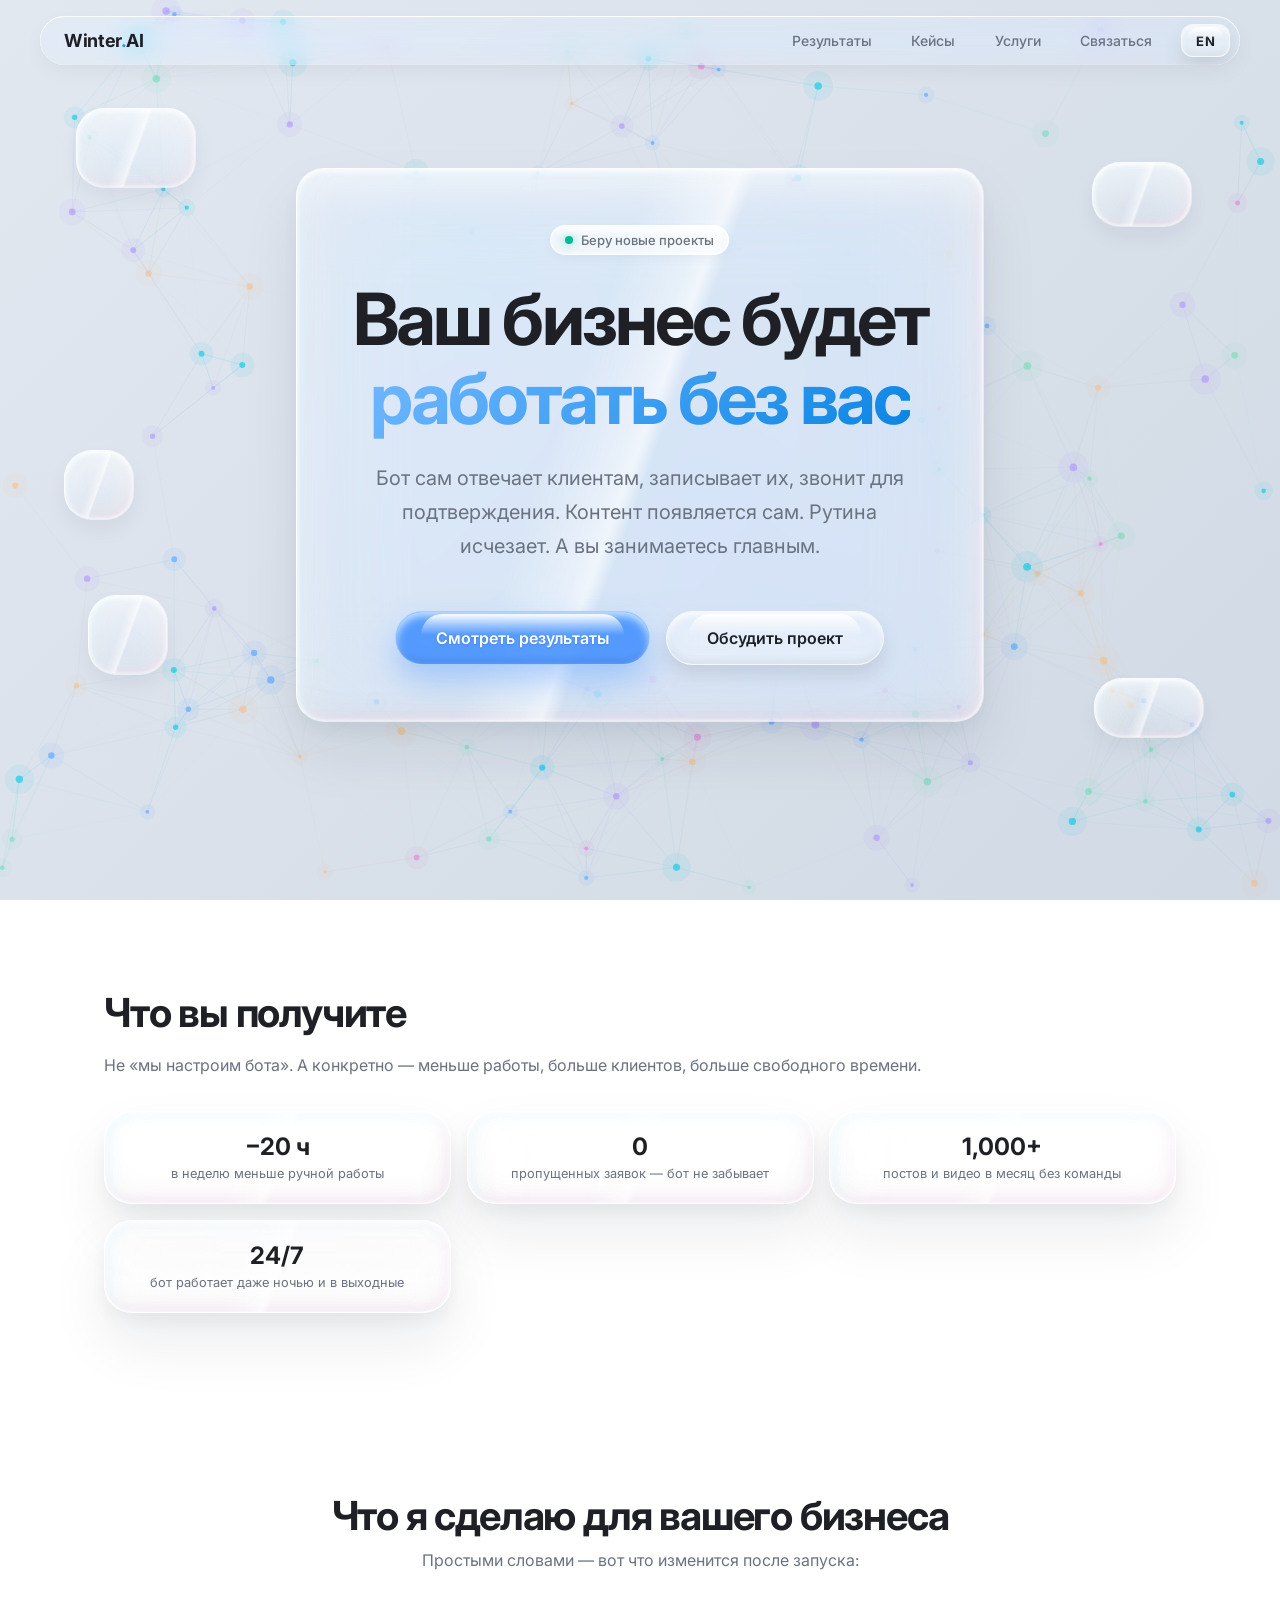
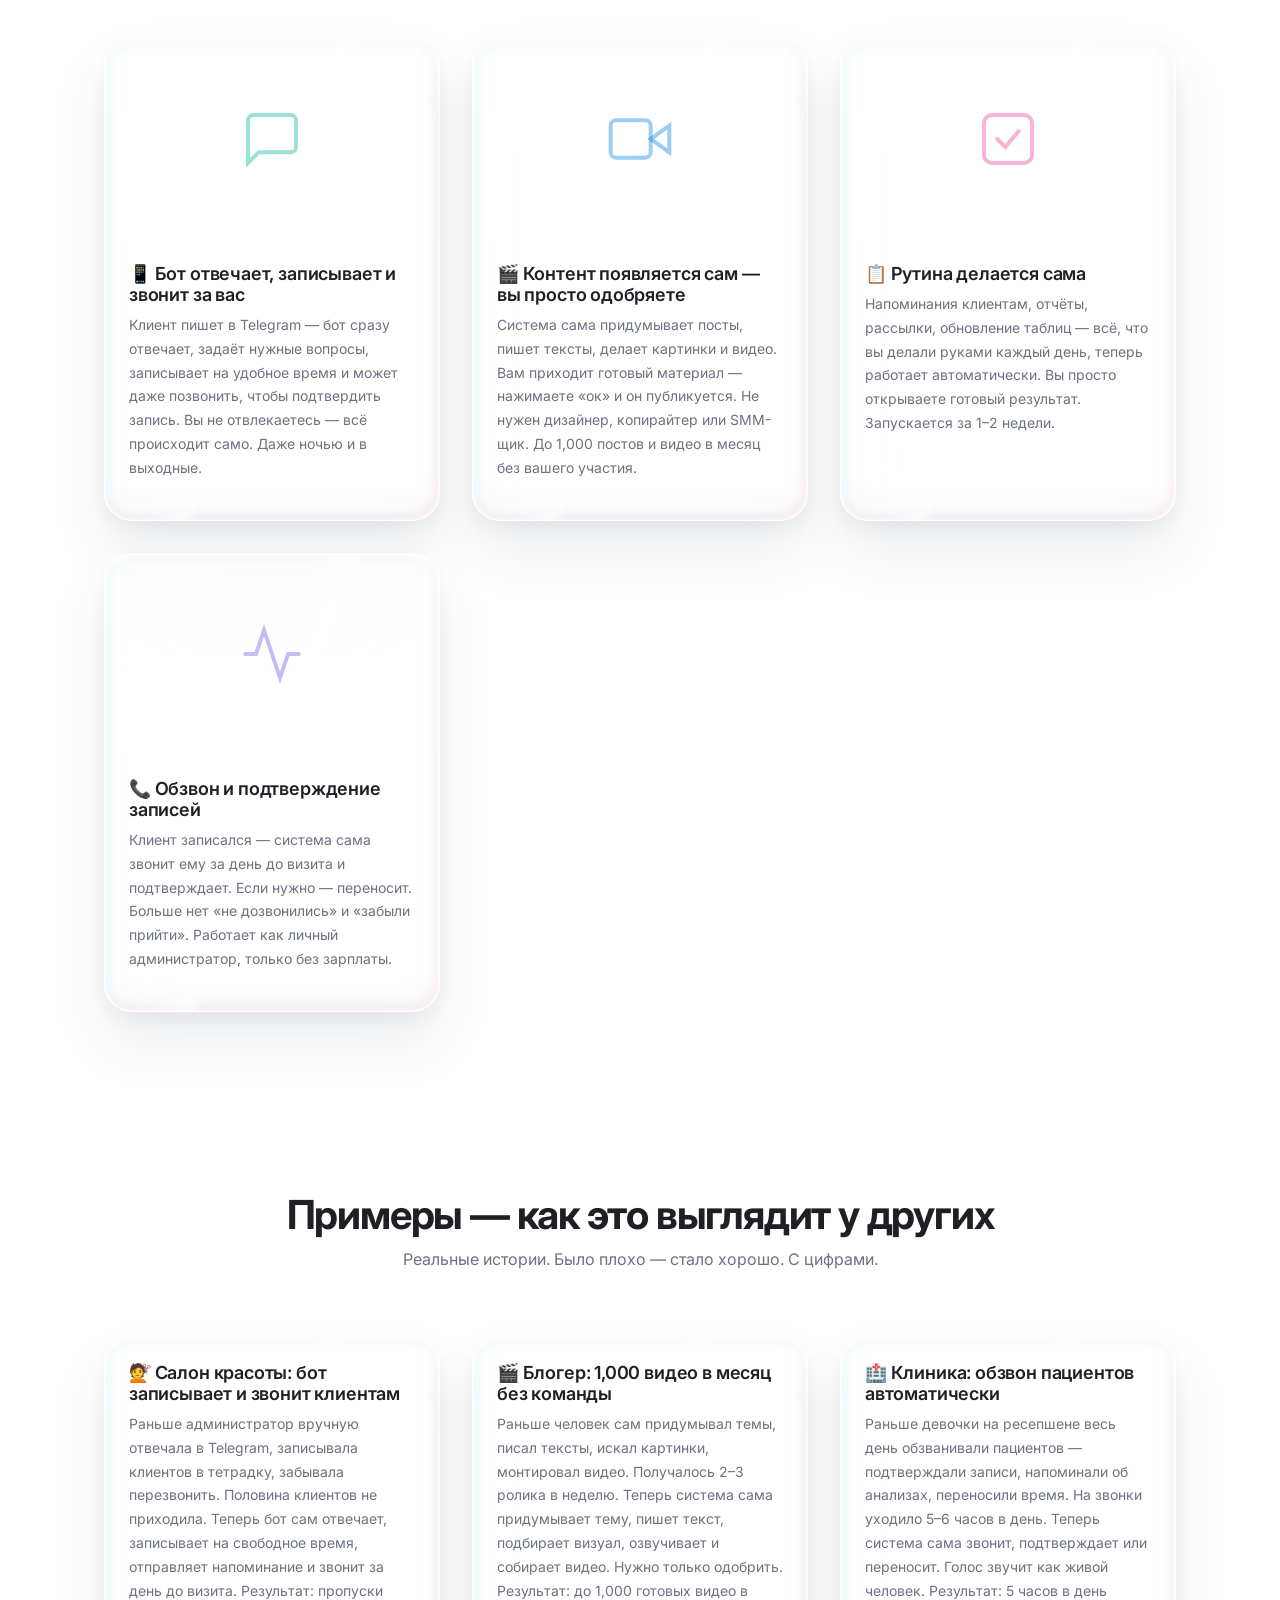
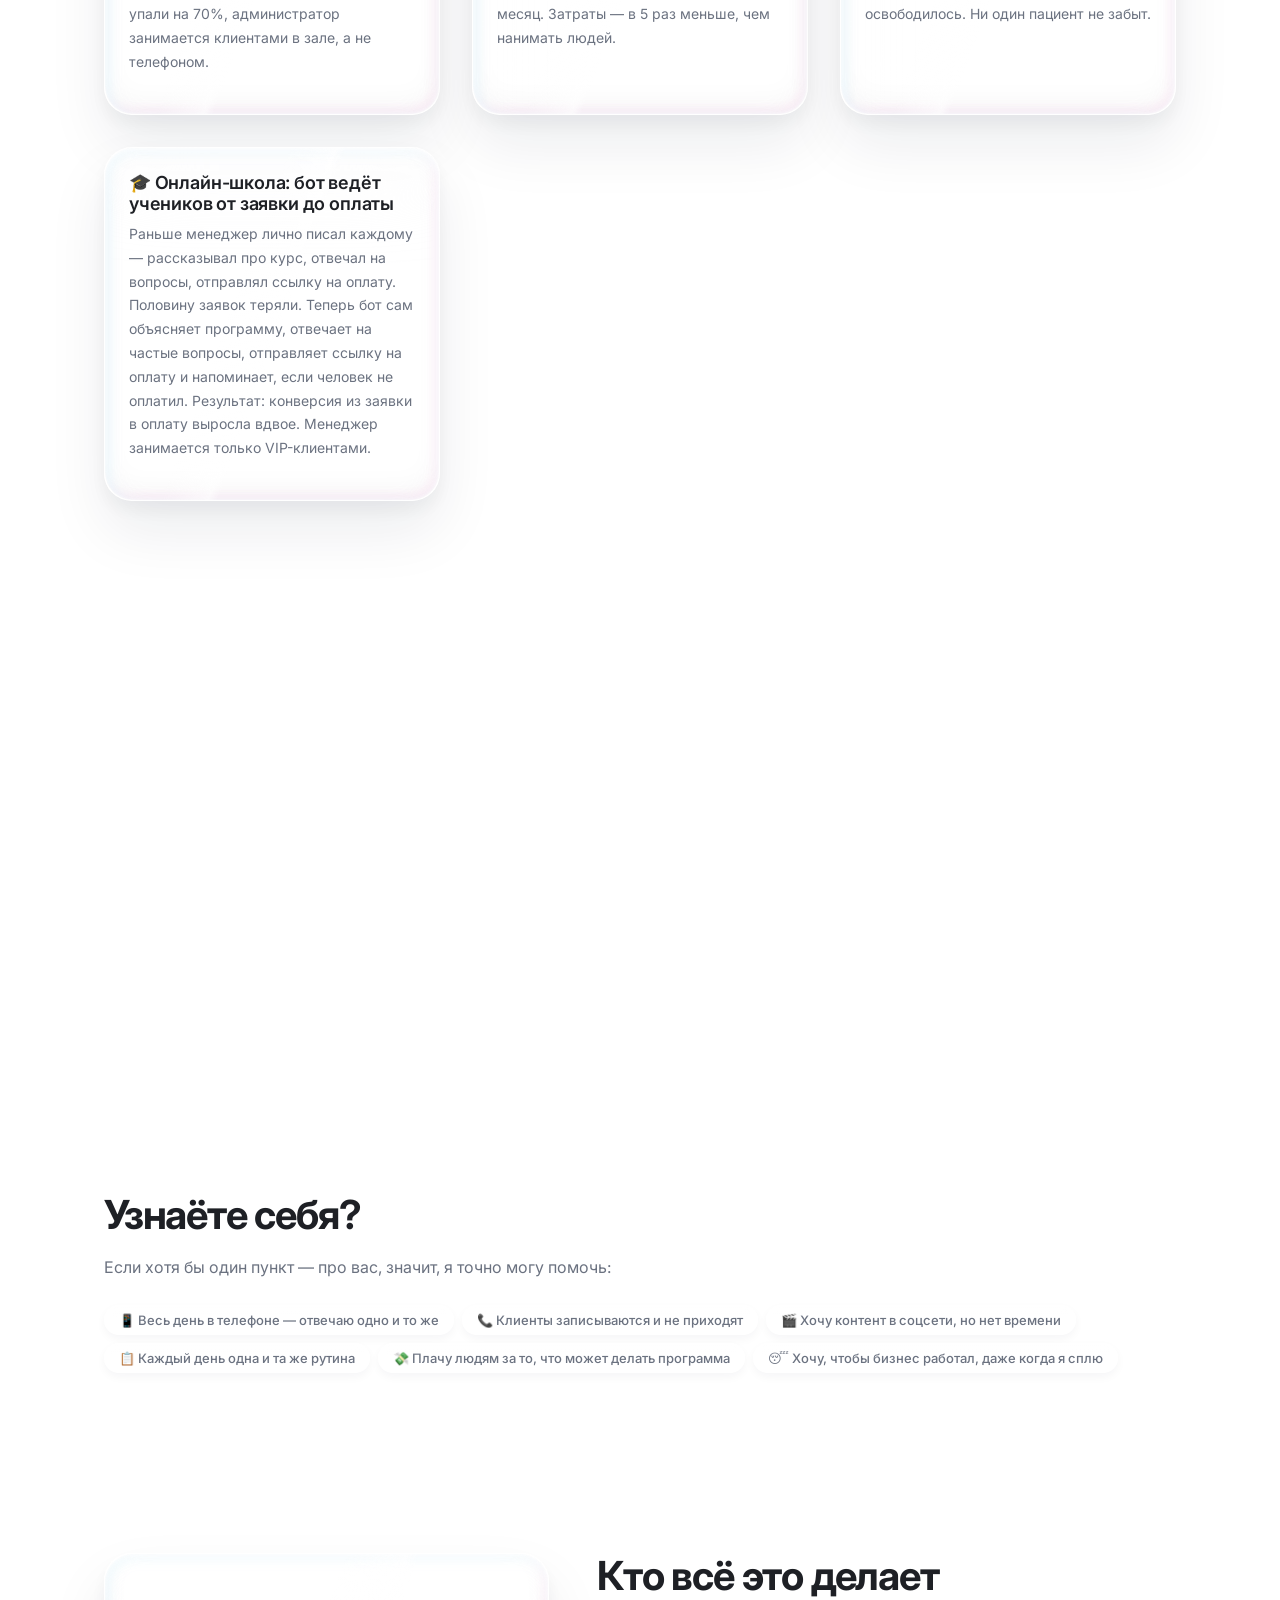
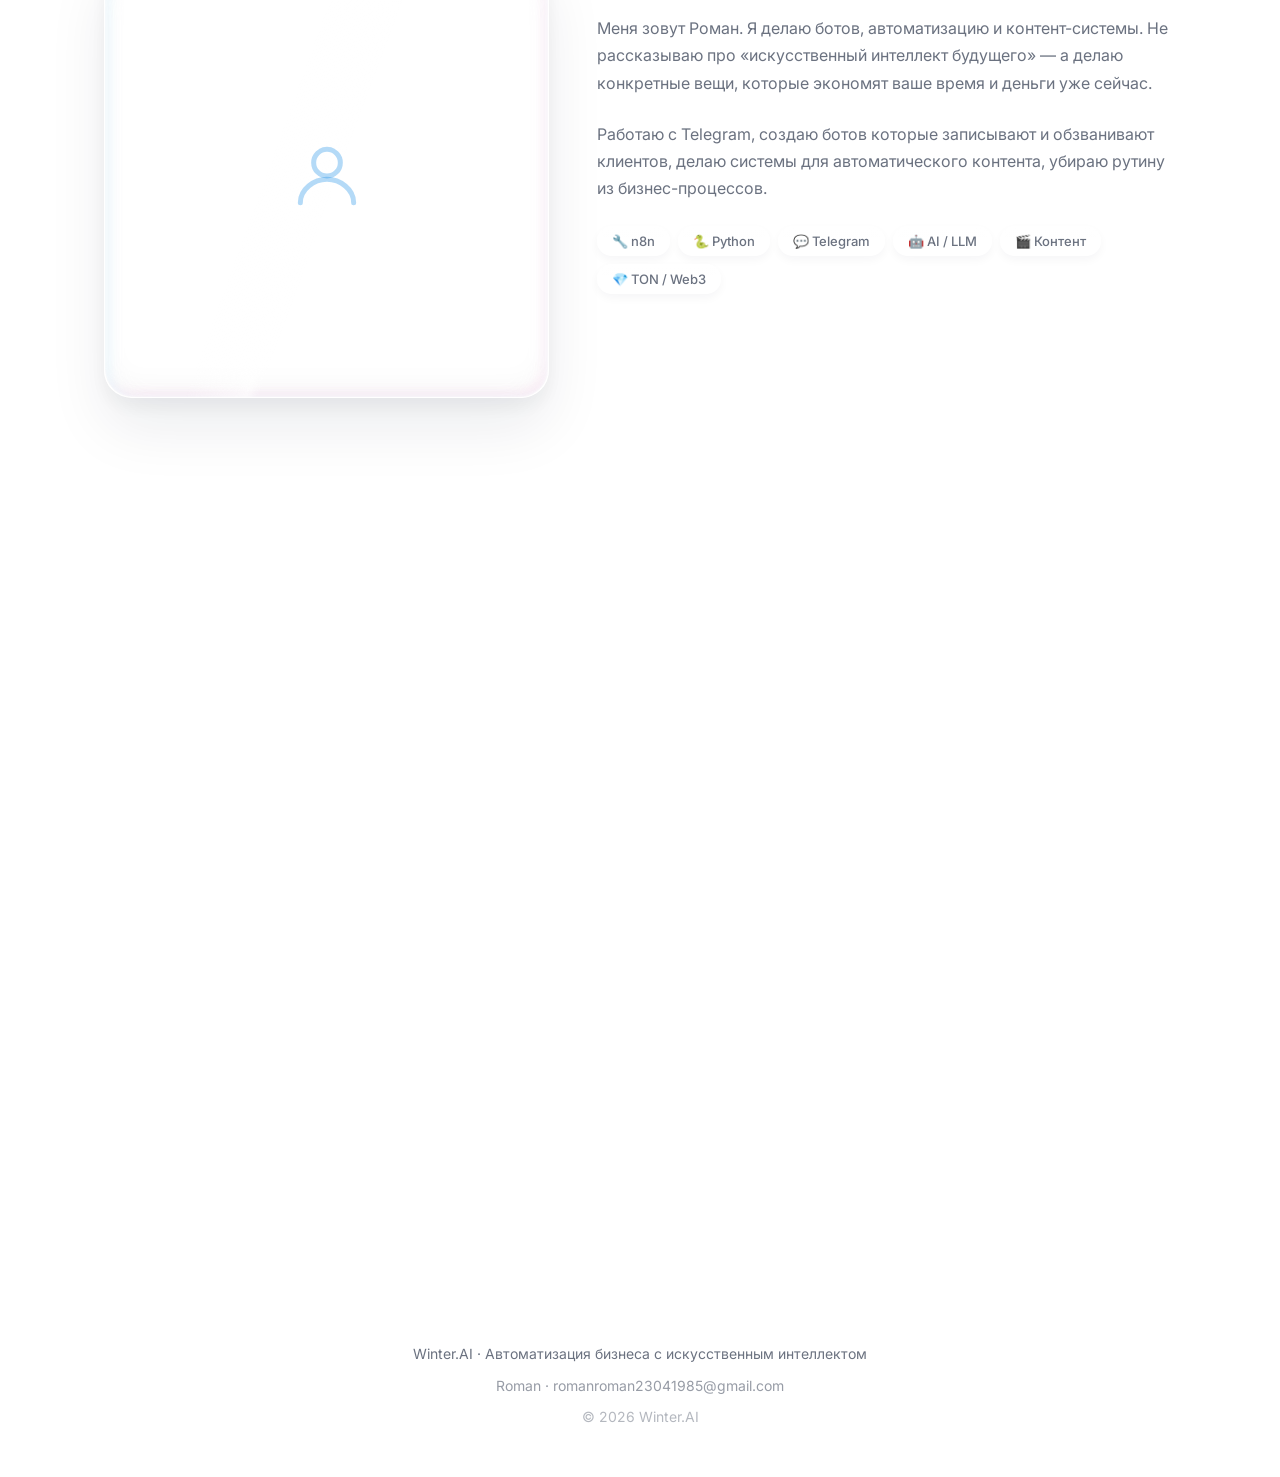
<file: index.html>
<!DOCTYPE html>
<html lang="ru">

<head>
  <meta charset="UTF-8">
  <meta name="viewport" content="width=device-width, initial-scale=1.0">
  <title>Winter.AI — Автоматизация бизнеса с AI</title>
  <meta name="description"
    content="Делаю так, чтобы ваш бизнес работал на автопилоте. AI-автоматизация, Telegram-боты, контент-конвейеры. Экономия 20+ часов в неделю.">
  <meta name="theme-color" content="#f5f6f8">

  <link rel="preconnect" href="https://fonts.googleapis.com">
  <link rel="preconnect" href="https://fonts.gstatic.com" crossorigin>
  <link href="https://fonts.googleapis.com/css2?family=Inter:wght@400;500;600;700&display=swap" rel="stylesheet">

  <link rel="stylesheet" href="css/glass.css">
  <link rel="stylesheet" href="css/sections.css">
</head>

<body>
  <div class="bg-gradient"></div>

  <!-- ═══ NAV ═══ -->
  <nav class="nav" role="navigation" aria-label="Главная навигация">
    <div class="nav__inner">
      <a href="#hero" class="nav__logo" aria-label="Главная">Winter<span>.</span>AI</a>
      <button class="nav__toggle" aria-label="Меню" aria-expanded="false">
        <svg viewBox="0 0 24 24" fill="none" stroke="currentColor" stroke-width="2" stroke-linecap="round">
          <line x1="3" y1="6" x2="21" y2="6" />
          <line x1="3" y1="12" x2="21" y2="12" />
          <line x1="3" y1="18" x2="21" y2="18" />
        </svg>
      </button>
      <div class="nav__links" role="menubar">
        <a href="#results" class="nav__link" role="menuitem" data-ru="Результаты" data-en="Results">Результаты</a>
        <a href="#cases" class="nav__link" role="menuitem" data-ru="Кейсы" data-en="Cases">Кейсы</a>
        <a href="#services" class="nav__link" role="menuitem" data-ru="Услуги" data-en="Services">Услуги</a>
        <a href="#contact" class="nav__link" role="menuitem" data-ru="Связаться" data-en="Contact">Связаться</a>
      </div>
    </div>
  </nav>


  <!-- ═══ HERO ═══ -->
  <section class="hero section" id="hero" aria-label="Hero">
    <div class="hero__float hero__float--1" aria-hidden="true"></div>
    <div class="hero__float hero__float--2" aria-hidden="true"></div>
    <div class="hero__float hero__float--3" aria-hidden="true"></div>
    <div class="hero__float hero__float--4" aria-hidden="true"></div>
    <div class="hero__float hero__float--5" aria-hidden="true"></div>

    <div class="hero__content">
      <div class="glass-panel reveal" style="padding: clamp(2rem, 5vw, 3.5rem);">
        <div class="hero__badge glass-pill">
          <span class="dot" aria-hidden="true"></span>
          <span data-ru="Беру новые проекты" data-en="Accepting new projects">Беру новые проекты</span>
        </div>

        <h1 class="hero__title">
          <span data-ru="Ваш бизнес будет" data-en="Your business will">Ваш бизнес будет</span><br>
          <em data-ru="работать без вас" data-en="work without you">работать без вас</em>
        </h1>

        <p class="hero__subtitle"
          data-ru="Бот сам отвечает клиентам, записывает их, звонит для подтверждения. Контент появляется сам. Рутина исчезает. А вы занимаетесь главным."
          data-en="A bot answers clients, books them, calls to confirm. Content appears by itself. Routine disappears. And you focus on what matters.">
          Бот сам отвечает клиентам, записывает их, звонит для подтверждения.
          Контент появляется сам. Рутина исчезает. А вы занимаетесь главным.
        </p>

        <div class="hero__actions">
          <a href="#cases" class="glass-btn glass-btn--blue glass-btn--lg">
            <span data-ru="Смотреть результаты" data-en="See Results">
              Смотреть результаты
            </span>
          </a>
          <a href="#contact" class="glass-btn glass-btn--lg">
            <span data-ru="Обсудить проект" data-en="Discuss Project">Обсудить проект</span>
          </a>
        </div>
      </div>
    </div>
  </section>


  <!-- ═══ RESULTS / SOCIAL PROOF ═══ -->
  <section class="about section" id="results" aria-label="Результаты">
    <div class="about__grid" style="grid-template-columns: 1fr;">
      <div class="about__text reveal">
        <h2 data-ru="Что вы получите" data-en="What You Get">Что вы получите</h2>
        <p data-ru="Не «мы настроим бота». А конкретно — меньше работы, больше клиентов, больше свободного времени."
          data-en="Not 'we'll set up a bot.' But specifically — less work, more clients, more free time.">
          Не «мы настроим бота». А конкретно — меньше работы, больше клиентов, больше свободного времени.
        </p>

        <div class="about__stat-row reveal" style="--rd: 100ms;">
          <div class="glass-panel about__stat" style="padding: 1.25rem;">
            <div class="about__stat-value">−20 ч</div>
            <div class="about__stat-label" data-ru="в неделю меньше ручной работы" data-en="less manual work per week">в
              неделю меньше ручной работы</div>
          </div>
          <div class="glass-panel about__stat" style="padding: 1.25rem;">
            <div class="about__stat-value">0</div>
            <div class="about__stat-label" data-ru="пропущенных заявок — бот не забывает"
              data-en="missed requests — the bot never forgets">пропущенных заявок — бот не забывает</div>
          </div>
          <div class="glass-panel about__stat" style="padding: 1.25rem;">
            <div class="about__stat-value">1,000+</div>
            <div class="about__stat-label" data-ru="постов и видео в месяц без команды"
              data-en="posts and videos per month without a team">постов и видео в месяц без команды</div>
          </div>
          <div class="glass-panel about__stat" style="padding: 1.25rem;">
            <div class="about__stat-value">24/7</div>
            <div class="about__stat-label" data-ru="бот работает даже ночью и в выходные"
              data-en="bot works even at night and on weekends">бот работает даже ночью и в выходные</div>
          </div>
        </div>
      </div>
    </div>
  </section>


  <!-- ═══ WHAT YOU GET (Benefits) ═══ -->
  <section class="projects section" id="services" aria-label="Что вы получите">
    <div class="projects__header reveal">
      <h2 data-ru="Что я сделаю для вашего бизнеса" data-en="What I'll Do For Your Business">Что я сделаю для вашего
        бизнеса</h2>
      <p data-ru="Простыми словами — вот что изменится после запуска:"
        data-en="In simple terms — here's what changes after launch:">Простыми словами — вот что изменится после
        запуска:</p>
    </div>

    <div class="projects__grid reveal-stagger">
      <div class="glass-panel project-card reveal">
        <div class="project-card__image">
          <svg width="64" height="64" viewBox="0 0 24 24" fill="none" stroke="rgba(0,184,148,0.4)" stroke-width="1.5"
            stroke-linecap="round" aria-hidden="true">
            <path d="M21 15a2 2 0 01-2 2H7l-4 4V5a2 2 0 012-2h14a2 2 0 012 2z" />
          </svg>
        </div>
        <div class="project-card__body">
          <h3 class="project-card__title" data-ru="📱 Бот отвечает, записывает и звонит за вас"
            data-en="📱 Bot Answers, Books & Calls For You">📱 Бот отвечает, записывает и звонит за вас</h3>
          <p class="project-card__desc"
            data-ru="Клиент пишет в Telegram — бот сразу отвечает, задаёт нужные вопросы, записывает на удобное время и может даже позвонить, чтобы подтвердить запись. Вы не отвлекаетесь — всё происходит само. Даже ночью и в выходные."
            data-en="A client messages on Telegram — the bot instantly replies, asks the right questions, books them at a convenient time, and can even call to confirm the appointment. You're not distracted — everything happens on its own. Even at night and on weekends.">
            Клиент пишет в Telegram — бот сразу отвечает, задаёт нужные вопросы, записывает на удобное время и может
            даже позвонить, чтобы подтвердить запись. Вы не отвлекаетесь — всё происходит само. Даже ночью и в выходные.
          </p>
        </div>
      </div>

      <div class="glass-panel project-card reveal">
        <div class="project-card__image">
          <svg width="64" height="64" viewBox="0 0 24 24" fill="none" stroke="rgba(9,132,227,0.4)" stroke-width="1.5"
            stroke-linecap="round" aria-hidden="true">
            <polygon points="23 7 16 12 23 17 23 7" />
            <rect x="1" y="5" width="15" height="14" rx="2" ry="2" />
          </svg>
        </div>
        <div class="project-card__body">
          <h3 class="project-card__title" data-ru="🎬 Контент появляется сам — вы просто одобряете"
            data-en="🎬 Content Appears By Itself — You Just Approve">🎬 Контент появляется сам — вы просто одобряете
          </h3>
          <p class="project-card__desc"
            data-ru="Система сама придумывает посты, пишет тексты, делает картинки и видео. Вам приходит готовый материал — нажимаете «ок» и он публикуется. Не нужен дизайнер, копирайтер или SMM-щик. До 1,000 постов и видео в месяц без вашего участия."
            data-en="The system creates posts, writes text, makes images and videos on its own. You get ready material — tap 'ok' and it's published. No designer, copywriter, or SMM needed. Up to 1,000 posts and videos per month without your involvement.">
            Система сама придумывает посты, пишет тексты, делает картинки и видео. Вам приходит готовый материал —
            нажимаете «ок» и он публикуется. Не нужен дизайнер, копирайтер или SMM-щик. До 1,000 постов и видео в месяц
            без вашего участия.</p>
        </div>
      </div>

      <div class="glass-panel project-card reveal">
        <div class="project-card__image">
          <svg width="64" height="64" viewBox="0 0 24 24" fill="none" stroke="rgba(232,67,147,0.4)" stroke-width="1.5"
            stroke-linecap="round" aria-hidden="true">
            <rect x="3" y="3" width="18" height="18" rx="3" />
            <path d="M8 12l3 3 5-6" />
          </svg>
        </div>
        <div class="project-card__body">
          <h3 class="project-card__title" data-ru="📋 Рутина делается сама" data-en="📋 Routine Handles Itself">📋
            Рутина делается сама</h3>
          <p class="project-card__desc"
            data-ru="Напоминания клиентам, отчёты, рассылки, обновление таблиц — всё, что вы делали руками каждый день, теперь работает автоматически. Вы просто открываете готовый результат. Запускается за 1–2 недели."
            data-en="Client reminders, reports, mailings, spreadsheet updates — everything you did manually every day now works automatically. You just open the ready result. Launches in 1–2 weeks.">
            Напоминания клиентам, отчёты, рассылки, обновление таблиц — всё, что вы делали руками каждый день, теперь
            работает автоматически. Вы просто открываете готовый результат. Запускается за 1–2 недели.</p>
        </div>
      </div>

      <div class="glass-panel project-card reveal">
        <div class="project-card__image">
          <svg width="64" height="64" viewBox="0 0 24 24" fill="none" stroke="rgba(108,92,231,0.4)" stroke-width="1.5"
            stroke-linecap="round" aria-hidden="true">
            <polyline points="22 12 18 12 15 21 9 3 6 12 2 12" />
          </svg>
        </div>
        <div class="project-card__body">
          <h3 class="project-card__title" data-ru="📞 Обзвон и подтверждение записей"
            data-en="📞 Calls & Appointment Confirmations">📞 Обзвон и подтверждение записей</h3>
          <p class="project-card__desc"
            data-ru="Клиент записался — система сама звонит ему за день до визита и подтверждает. Если нужно — переносит. Больше нет «не дозвонились» и «забыли прийти». Работает как личный администратор, только без зарплаты."
            data-en="Client booked — the system calls them a day before the visit to confirm. If needed — reschedules. No more 'couldn't reach' and 'forgot to come.' Works like a personal administrator, just without a salary.">
            Клиент записался — система сама звонит ему за день до визита и подтверждает. Если нужно — переносит. Больше
            нет «не дозвонились» и «забыли прийти». Работает как личный администратор, только без зарплаты.</p>
        </div>
      </div>
    </div>
  </section>


  <!-- ═══ CASES ═══ -->
  <section class="projects section" id="cases" aria-label="Кейсы">
    <div class="projects__header reveal">
      <h2 data-ru="Примеры — как это выглядит у других" data-en="Examples — What It Looks Like For Others">Примеры — как
        это выглядит у других</h2>
      <p data-ru="Реальные истории. Было плохо — стало хорошо. С цифрами."
        data-en="Real stories. It was bad — it got good. With numbers.">Реальные истории. Было плохо — стало хорошо. С
        цифрами.</p>
    </div>

    <div class="projects__grid reveal-stagger">

      <!-- Case 1: Salon -->
      <div class="glass-panel project-card reveal">
        <div class="project-card__body">
          <h3 class="project-card__title" data-ru="💇 Салон красоты: бот записывает и звонит клиентам"
            data-en="💇 Beauty Salon: Bot Books & Calls Clients">💇 Салон красоты: бот записывает и звонит клиентам</h3>
          <p class="project-card__desc"
            data-ru="Раньше администратор вручную отвечала в Telegram, записывала клиентов в тетрадку, забывала перезвонить. Половина клиентов не приходила. Теперь бот сам отвечает, записывает на свободное время, отправляет напоминание и звонит за день до визита. Результат: пропуски упали на 70%, администратор занимается клиентами в зале, а не телефоном."
            data-en="Before, the administrator manually answered Telegram, wrote clients in a notebook, forgot to call back. Half the clients didn't show up. Now the bot answers, books available time, sends a reminder and calls the day before. Result: no-shows dropped 70%, admin focuses on clients in the salon, not the phone.">
            Раньше администратор вручную отвечала в Telegram, записывала клиентов в тетрадку, забывала перезвонить.
            Половина клиентов не приходила. Теперь бот сам отвечает, записывает на свободное время, отправляет
            напоминание и звонит за день до визита. <strong data-ru="Результат:" data-en="Result:">Результат:</strong>
            пропуски упали на 70%, администратор занимается клиентами в зале, а не телефоном.</p>
        </div>
      </div>

      <!-- Case 2: Content -->
      <div class="glass-panel project-card reveal">
        <div class="project-card__body">
          <h3 class="project-card__title" data-ru="🎬 Блогер: 1,000 видео в месяц без команды"
            data-en="🎬 Blogger: 1,000 Videos Per Month Without a Team">🎬 Блогер: 1,000 видео в месяц без команды</h3>
          <p class="project-card__desc"
            data-ru="Раньше человек сам придумывал темы, писал тексты, искал картинки, монтировал видео. Получалось 2–3 ролика в неделю. Теперь система сама придумывает тему, пишет текст, подбирает визуал, озвучивает и собирает видео. Нужно только одобрить. Результат: до 1,000 готовых видео в месяц. Затраты — в 5 раз меньше, чем нанимать людей."
            data-en="Before, the person came up with topics, wrote texts, searched for images, edited videos themselves. 2-3 clips per week. Now the system creates topics, writes text, picks visuals, does voiceover, and assembles videos. Just approve. Result: up to 1,000 ready videos per month. Costs — 5x less than hiring people.">
            Раньше человек сам придумывал темы, писал тексты, искал картинки, монтировал видео. Получалось 2–3 ролика в
            неделю. Теперь система сама всё делает — нужно только одобрить. <strong data-ru="Результат:"
              data-en="Result:">Результат:</strong> до 1,000 готовых видео в месяц. Затраты — в 5 раз меньше, чем
            нанимать людей.</p>
        </div>
      </div>

      <!-- Case 3: Clinic -->
      <div class="glass-panel project-card reveal">
        <div class="project-card__body">
          <h3 class="project-card__title" data-ru="🏥 Клиника: обзвон пациентов автоматически"
            data-en="🏥 Clinic: Automated Patient Calls">🏥 Клиника: обзвон пациентов автоматически</h3>
          <p class="project-card__desc"
            data-ru="Раньше девочки на ресепшене весь день обзванивали пациентов — подтверждали записи, напоминали об анализах, переносили время. На звонки уходило 5–6 часов в день. Теперь система сама звонит, подтверждает или переносит. Голос звучит как живой человек. Результат: 5 часов в день освободилось. Ни один пациент не забыт."
            data-en="Before, reception girls spent all day calling patients — confirming appointments, reminding about tests, rescheduling. Calls took 5-6 hours daily. Now the system calls, confirms, or reschedules automatically. Voice sounds like a real person. Result: 5 hours per day freed up. Not a single patient forgotten.">
            Раньше на ресепшене весь день обзванивали пациентов — подтверждали записи, напоминали, переносили время. 5–6
            часов в день на звонки. Теперь система сама звонит, подтверждает или переносит. Голос — как живой человек.
            <strong data-ru="Результат:" data-en="Result:">Результат:</strong> 5 часов в день освободилось. Ни один
            пациент не забыт.</p>
        </div>
      </div>

      <!-- Case 4: Online school -->
      <div class="glass-panel project-card reveal">
        <div class="project-card__body">
          <h3 class="project-card__title" data-ru="🎓 Онлайн-школа: бот ведёт учеников от заявки до оплаты"
            data-en="🎓 Online School: Bot Leads Students From Request to Payment">🎓 Онлайн-школа: бот ведёт учеников
            от заявки до оплаты</h3>
          <p class="project-card__desc"
            data-ru="Раньше менеджер лично писал каждому — рассказывал про курс, отвечал на вопросы, отправлял ссылку на оплату. Половину заявок теряли. Теперь бот сам объясняет программу, отвечает на частые вопросы, отправляет ссылку на оплату и напоминает, если человек не оплатил. Результат: конверсия из заявки в оплату выросла вдвое. Менеджер занимается только VIP-клиентами."
            data-en="Before, a manager personally messaged everyone — told about the course, answered questions, sent payment links. Half the leads were lost. Now the bot explains the program, answers FAQs, sends payment links, and reminds if unpaid. Result: conversion doubled. Manager only handles VIP clients.">
            Раньше менеджер лично писал каждому — отвечал на вопросы, отправлял ссылку на оплату. Половину людей теряли.
            Теперь бот сам всё объясняет, проводит до оплаты и напоминает. <strong data-ru="Результат:"
              data-en="Result:">Результат:</strong> оплат стало вдвое больше. Менеджер занимается только VIP-клиентами.
          </p>
        </div>
      </div>

    </div>
  </section>


  <!-- ═══ HOW IT WORKS ═══ -->
  <section class="about section" aria-label="Как это работает">
    <div class="about__grid" style="grid-template-columns: 1fr;">
      <div class="about__text reveal">
        <h2 data-ru="Как всё происходит" data-en="How It All Works">Как всё происходит</h2>

        <div class="about__stat-row reveal" style="--rd: 100ms;">
          <div class="glass-panel about__stat" style="padding: 1.5rem;">
            <div class="about__stat-value">1</div>
            <div class="about__stat-label" data-ru="Вы рассказываете, что вас напрягает — я нахожу, что можно убрать"
              data-en="You tell me what bothers you — I find what can be removed">Вы рассказываете, что вас напрягает —
              я нахожу, что можно убрать</div>
          </div>
          <div class="glass-panel about__stat" style="padding: 1.5rem;">
            <div class="about__stat-value">2</div>
            <div class="about__stat-label" data-ru="Показываю план — вы понимаете, что получите, ещё до старта"
              data-en="I show the plan — you understand what you'll get before we start">Показываю план — вы понимаете,
              что получите, ещё до старта</div>
          </div>
          <div class="glass-panel about__stat" style="padding: 1.5rem;">
            <div class="about__stat-value">3</div>
            <div class="about__stat-label" data-ru="Через 1–2 недели — система уже работает и экономит вам время"
              data-en="In 1–2 weeks — the system already works and saves your time">Через 1–2 недели — система уже
              работает и экономит вам время</div>
          </div>
          <div class="glass-panel about__stat" style="padding: 1.5rem;">
            <div class="about__stat-value">4</div>
            <div class="about__stat-label" data-ru="Дальше всё работает само — вы занимаетесь своими делами"
              data-en="From then on it all works by itself — you do your thing">Дальше всё работает само — вы
              занимаетесь своими делами</div>
          </div>
        </div>
      </div>
    </div>
  </section>


  <!-- ═══ WHO BENEFITS ═══ -->
  <section class="about section" aria-label="Кому это нужно">
    <div class="about__grid" style="grid-template-columns: 1fr;">
      <div class="about__text reveal">
        <h2 data-ru="Узнаёте себя?" data-en="Sound Familiar?">Узнаёте себя?</h2>
        <p data-ru="Если хотя бы один пункт — про вас, значит, я точно могу помочь:"
          data-en="If even one point is about you, I can definitely help:">
          Если хотя бы один пункт — про вас, значит, я точно могу помочь:
        </p>
        <div class="about__skills reveal-stagger" style="margin-top: 1rem;">
          <span class="glass-pill reveal" data-ru="📱 Весь день в телефоне — отвечаю одно и то же"
            data-en="📱 On the phone all day — answering the same things">📱 Весь день в телефоне — отвечаю одно и то
            же</span>
          <span class="glass-pill reveal" data-ru="📞 Клиенты записываются и не приходят"
            data-en="📞 Clients book and don't show up">📞 Клиенты записываются и не приходят</span>
          <span class="glass-pill reveal" data-ru="🎬 Хочу контент в соцсети, но нет времени"
            data-en="🎬 Want social media content but no time">🎬 Хочу контент в соцсети, но нет времени</span>
          <span class="glass-pill reveal" data-ru="📋 Каждый день одна и та же рутина"
            data-en="📋 Same routine every single day">📋 Каждый день одна и та же рутина</span>
          <span class="glass-pill reveal" data-ru="💸 Плачу людям за то, что может делать программа"
            data-en="💸 Paying people for what software could do">💸 Плачу людям за то, что может делать
            программа</span>
          <span class="glass-pill reveal" data-ru="😴 Хочу, чтобы бизнес работал, даже когда я сплю"
            data-en="😴 Want business to work even when I sleep">😴 Хочу, чтобы бизнес работал, даже когда я сплю</span>
        </div>
      </div>
    </div>
  </section>


  <!-- ═══ ABOUT ME (brief) ═══ -->
  <section class="about section" id="about" aria-label="Обо мне">
    <div class="about__grid">
      <div class="glass-panel about__avatar reveal" aria-label="Avatar">
        <svg width="80" height="80" viewBox="0 0 24 24" fill="none" stroke="rgba(9,132,227,0.3)" stroke-width="1.5"
          stroke-linecap="round" aria-hidden="true">
          <circle cx="12" cy="8" r="4" />
          <path d="M4 20c0-4 4-7 8-7s8 3 8 7" />
        </svg>
      </div>

      <div class="about__text reveal" style="--rd: 100ms;">
        <h2 data-ru="Кто всё это делает" data-en="Who Does All This">Кто всё это делает</h2>
        <p data-ru="Меня зовут Роман. Я делаю ботов, автоматизацию и контент-системы. Не рассказываю про «искусственный интеллект будущего» — а делаю конкретные вещи, которые экономят ваше время и деньги уже сейчас."
          data-en="My name is Roman. I build bots, automation, and content systems. I don't talk about 'AI of the future' — I make specific things that save your time and money right now.">
          Меня зовут Роман. Я делаю ботов, автоматизацию и контент-системы. Не рассказываю про «искусственный интеллект
          будущего» — а делаю конкретные вещи, которые экономят ваше время и деньги уже сейчас.
        </p>
        <p data-ru="Работаю с Telegram, создаю ботов которые записывают и обзванивают клиентов, делаю системы для автоматического контента, убираю рутину из бизнес-процессов."
          data-en="I work with Telegram, create bots that book and call clients, build systems for automatic content, and remove routine from business processes.">
          Работаю с Telegram, создаю ботов которые записывают и обзванивают клиентов, делаю системы для автоматического
          контента, убираю рутину из бизнес-процессов.
        </p>

        <div class="about__skills reveal-stagger">
          <span class="glass-pill reveal">🔧 n8n</span>
          <span class="glass-pill reveal">🐍 Python</span>
          <span class="glass-pill reveal">💬 Telegram</span>
          <span class="glass-pill reveal">🤖 AI / LLM</span>
          <span class="glass-pill reveal" data-ru="🎬 Контент" data-en="🎬 Content">🎬 Контент</span>
          <span class="glass-pill reveal">💎 TON / Web3</span>
        </div>
      </div>
    </div>
  </section>


  <!-- ═══ CONTACT ═══ -->
  <section class="contact section" id="contact" aria-label="Контакты">
    <div class="contact__wrapper">
      <div class="contact__header reveal">
        <h2 data-ru="Расскажите, что вас напрягает" data-en="Tell Me What's Bothering You">Расскажите, что вас напрягает
        </h2>
        <p data-ru="Напишите, на что уходит ваше время. Я скажу, можно ли это убрать, сколько займёт и сколько вы сэкономите."
          data-en="Write what takes up your time. I'll tell you if it can be eliminated, how long it takes, and how much you'll save.">
          Напишите, на что уходит ваше время. Я скажу, можно ли это убрать, сколько займёт и сколько вы сэкономите.</p>
      </div>

      <div class="glass-panel reveal" style="--rd: 100ms;">
        <form class="contact__form" id="contact-form" action="#" method="POST" aria-label="Форма обратной связи">
          <div class="contact__form-row">
            <div>
              <label for="name" class="sr-only">Ваше имя</label>
              <input type="text" id="name" name="name" class="glass-input" required autocomplete="name"
                data-ru="Ваше имя" data-en="Your name" placeholder="Ваше имя">
            </div>
            <div>
              <label for="email" class="sr-only">Ваш email или Telegram</label>
              <input type="text" id="email" name="email" class="glass-input" required data-ru="Email или @telegram"
                data-en="Email or @telegram" placeholder="Email или @telegram">
            </div>
          </div>
          <div>
            <label for="message" class="sr-only">Сообщение</label>
            <textarea id="message" name="message" class="glass-input glass-textarea" required
              data-ru="Расскажите, что отнимает время или что хотите автоматизировать..."
              data-en="Tell me what takes your time or what you'd like to automate..."
              placeholder="Расскажите, что отнимает время или что хотите автоматизировать..."></textarea>
          </div>
          <div class="contact__submit-row">
            <button type="submit" class="glass-btn glass-btn--blue glass-btn--lg">
              <span data-ru="Отправить" data-en="Send">Отправить</span>
            </button>
          </div>
        </form>
      </div>

      <div class="contact__socials reveal" style="--rd: 200ms;">
        <a href="https://github.com/romanroman23041985-lgtm" class="glass-btn social-link" aria-label="GitHub"
          target="_blank">
          <svg width="22" height="22" viewBox="0 0 24 24" fill="none" stroke="currentColor" stroke-width="1.5"
            stroke-linecap="round" aria-hidden="true">
            <path
              d="M9 19c-5 1.5-5-2.5-7-3m14 6v-3.87a3.37 3.37 0 00-.94-2.61c3.14-.35 6.44-1.54 6.44-7A5.44 5.44 0 0020 4.77 5.07 5.07 0 0019.91 1S18.73.65 16 2.48a13.38 13.38 0 00-7 0C6.27.65 5.09 1 5.09 1A5.07 5.07 0 005 4.77a5.44 5.44 0 00-1.5 3.78c0 5.42 3.3 6.61 6.44 7A3.37 3.37 0 009 18.13V22" />
          </svg>
        </a>
        <a href="mailto:romanroman23041985@gmail.com" class="glass-btn social-link" aria-label="Email">
          <svg width="22" height="22" viewBox="0 0 24 24" fill="none" stroke="currentColor" stroke-width="1.5"
            stroke-linecap="round" aria-hidden="true">
            <rect x="2" y="4" width="20" height="16" rx="2" />
            <path d="M22 4l-10 8L2 4" />
          </svg>
        </a>
      </div>
    </div>
  </section>

  <footer class="footer">
    <p data-ru="Winter.AI · Автоматизация бизнеса с искусственным интеллектом"
      data-en="Winter.AI · Business Automation with Artificial Intelligence">Winter.AI · Автоматизация бизнеса с
      искусственным интеллектом</p>
    <p style="margin-top: 0.5rem; opacity: 0.7;">Roman · romanroman23041985@gmail.com</p>
    <p style="margin-top: 0.5rem; opacity: 0.5;" data-ru="© 2026 Winter.AI" data-en="© 2026 Winter.AI">© 2026 Winter.AI
    </p>
  </footer>

  <script src="js/particles.js"></script>
  <script src="js/lang-switch.js"></script>
  <script src="js/scroll-reveal.js"></script>
  <script src="js/interactions.js"></script>
</body>

</html>
</file>
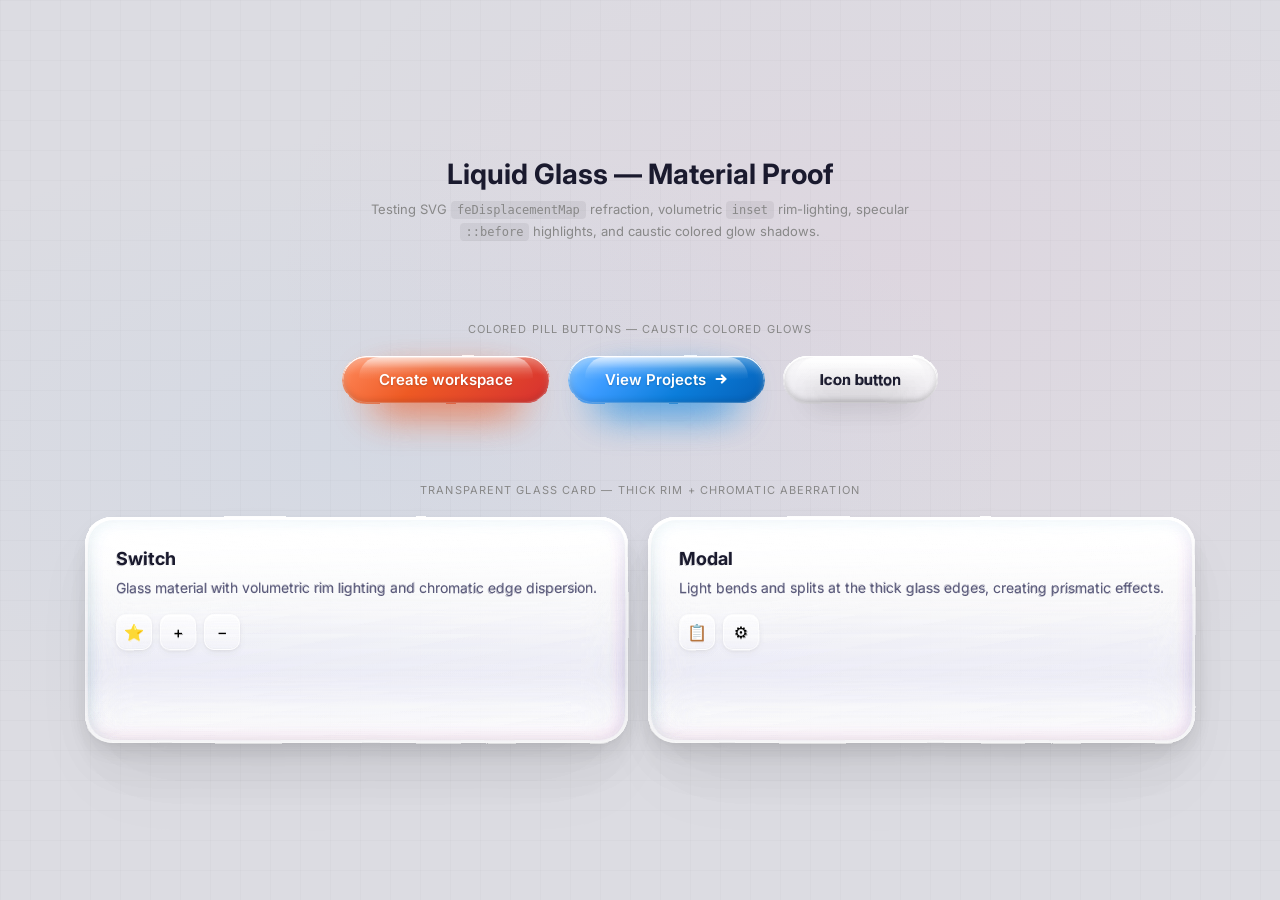
<file: test.html>
<!DOCTYPE html>
<html lang="en">

<head>
    <meta charset="UTF-8">
    <meta name="viewport" content="width=device-width, initial-scale=1.0">
    <title>Liquid Glass — Material Test</title>
    <link rel="preconnect" href="https://fonts.googleapis.com">
    <link rel="preconnect" href="https://fonts.gstatic.com" crossorigin>
    <link href="https://fonts.googleapis.com/css2?family=Inter:wght@400;500;600;700&display=swap" rel="stylesheet">
    <style>
        /* ═══════════════════════════════════════════
   LIQUID GLASS — MATERIAL TEST
   Only 2 elements: Blue pill button + Glass card.
   Proving the physics before building the site.
   ═══════════════════════════════════════════ */

        *,
        *::before,
        *::after {
            margin: 0;
            padding: 0;
            box-sizing: border-box;
        }

        body {
            font-family: 'Inter', system-ui, sans-serif;
            background: #dcdce2;
            min-height: 100vh;
            display: flex;
            flex-direction: column;
            align-items: center;
            justify-content: center;
            gap: 80px;
            padding: 60px 20px;
            /* Background pattern image for refraction testing */
            background-image:
                linear-gradient(rgba(0, 0, 0, 0.02) 1px, transparent 1px),
                linear-gradient(90deg, rgba(0, 0, 0, 0.02) 1px, transparent 1px),
                radial-gradient(ellipse at 30% 50%, rgba(120, 180, 240, 0.08), transparent 50%),
                radial-gradient(ellipse at 70% 30%, rgba(240, 120, 180, 0.06), transparent 50%);
            background-size: 30px 30px, 30px 30px, 100% 100%, 100% 100%;
        }

        .label {
            font-size: 11px;
            text-transform: uppercase;
            letter-spacing: 0.1em;
            color: #888;
            margin-bottom: 20px;
            text-align: center;
        }


        /* ═══════════════════════════════════════════════════════════
   COMPONENT 1: BLUE PILL BUTTON
   ═══════════════════════════════════════════════════════════
   Structure:
     .liquid-btn-wrap        — outer wrapper, holds the SVG filter + caustic glow
       .liquid-btn            — the glass body (gradient fill + inset rim lights)
         ::before             — specular highlight (harsh white gradient on top)
         ::after              — shimmer sweep on hover
         span                 — text content (above all pseudo layers)

   Physics:
     1. SVG feDisplacementMap on wrapper → distorts edge pixels
     2. Gradient border simulated via wrapper BG showing through
     3. Inset box-shadows for top/bottom rim lighting
     4. ::before = sharp specular white reflection on upper surface
     5. Outer box-shadow uses BLUE rgba → caustic colored glow
   ═══════════════════════════════════════════════════════════ */

        .liquid-btn-wrap {
            position: relative;
            display: inline-flex;
            /* SVG refraction distortion on the whole button shape */
            filter: url(#liquid-refraction);
        }

        /* The caustic glow layer — positioned behind the button.
   This is a separate div so the filter doesn't eat the glow. */
        .liquid-btn-wrap::after {
            content: '';
            position: absolute;
            /* Shrunk inward, pushed down to sit UNDER the button */
            left: 15%;
            right: 15%;
            bottom: -6px;
            height: 60%;
            border-radius: 100px;
            /* COLORED CAUSTIC: blue light projected through glass onto canvas */
            background: rgba(9, 132, 227, 0.6);
            filter: blur(20px);
            z-index: -1;
            transition: all 0.3s ease;
        }

        .liquid-btn-wrap:hover::after {
            background: rgba(9, 132, 227, 0.75);
            filter: blur(26px);
            bottom: -10px;
            left: 10%;
            right: 10%;
        }

        .liquid-btn {
            position: relative;
            display: inline-flex;
            align-items: center;
            justify-content: center;
            gap: 8px;
            padding: 14px 36px;
            font-family: 'Inter', sans-serif;
            font-size: 15px;
            font-weight: 600;
            color: #fff;
            cursor: pointer;
            border: none;
            border-radius: 100px;
            overflow: hidden;
            z-index: 1;

            /* ── THE GRADIENT FILL ──
     Deep blue with rich saturation, like colored glass */
            background:
                linear-gradient(180deg,
                    rgba(255, 255, 255, 0.25) 0%,
                    transparent 40%),
                linear-gradient(135deg,
                    #7ac0ff 0%,
                    #3b9bff 25%,
                    #0b7dda 60%,
                    #0560b8 100%);

            /* ── VOLUMETRIC RIM LIGHTING ──
     Multiple inset shadows create the feel of material thickness.
     The top rim is VERY bright (like light hitting the glass edge).
     The bottom has a subtle dark line (shadow side of the rim). */
            box-shadow:
                /* Top rim: pure white, harsh, thin — like light on a glass edge */
                inset 0 1px 0 rgba(255, 255, 255, 1),
                inset 0 1.5px 0 rgba(255, 255, 255, 0.7),
                /* Top inner glow: softer, spreads further for depth */
                inset 0 4px 8px rgba(255, 255, 255, 0.2),
                /* Bottom rim: very subtle brightness (light wrapping around) */
                inset 0 -1px 0 rgba(255, 255, 255, 0.15),
                /* Bottom inner shadow: dark, gives sense of depth/thickness */
                inset 0 -2px 6px rgba(0, 0, 0, 0.15),
                /* Side rim lights: subtle left/right glow */
                inset 1px 0 3px rgba(255, 255, 255, 0.1),
                inset -1px 0 3px rgba(255, 255, 255, 0.1);

            transition:
                transform 0.2s cubic-bezier(0.175, 0.885, 0.32, 1.275),
                box-shadow 0.2s ease;
        }

        /* ── SPECULAR HIGHLIGHT ──
   A harsh, bright white gradient on the upper half.
   NOT subtle! This is the "wet" glossy reflection you'd see
   on actual glass under studio lighting. */
        .liquid-btn::before {
            content: '';
            position: absolute;
            top: 1px;
            left: 8%;
            right: 8%;
            height: 50%;
            background: linear-gradient(180deg,
                    rgba(255, 255, 255, 0.65) 0%,
                    rgba(255, 255, 255, 0.15) 50%,
                    transparent 100%);
            border-radius: 100px 100px 60% 60%;
            pointer-events: none;
            z-index: 2;
        }

        /* ── SHIMMER SWEEP on hover ── */
        .liquid-btn::after {
            content: '';
            position: absolute;
            top: 0;
            left: -120%;
            width: 50%;
            height: 100%;
            background: linear-gradient(90deg,
                    transparent,
                    rgba(255, 255, 255, 0.35),
                    transparent);
            transform: skewX(-15deg);
            transition: left 0.6s ease;
            pointer-events: none;
            z-index: 3;
        }

        .liquid-btn:hover::after {
            left: 150%;
        }

        .liquid-btn span {
            position: relative;
            z-index: 4;
            display: inline-flex;
            align-items: center;
            gap: 8px;
            text-shadow: 0 1px 2px rgba(0, 0, 0, 0.2);
        }

        /* Hover: lift */
        .liquid-btn:hover {
            transform: translateY(-2px);
            box-shadow:
                inset 0 1px 0 rgba(255, 255, 255, 1),
                inset 0 1.5px 0 rgba(255, 255, 255, 0.8),
                inset 0 5px 10px rgba(255, 255, 255, 0.25),
                inset 0 -1px 0 rgba(255, 255, 255, 0.15),
                inset 0 -2px 6px rgba(0, 0, 0, 0.15),
                inset 1px 0 3px rgba(255, 255, 255, 0.1),
                inset -1px 0 3px rgba(255, 255, 255, 0.1);
        }

        /* Active: press into surface */
        .liquid-btn:active {
            transform: scale(0.97) translateY(1px);
            box-shadow:
                inset 0 2px 10px rgba(0, 0, 0, 0.25),
                inset 0 1px 3px rgba(0, 0, 0, 0.2);
            transition-duration: 0.08s;
        }


        /* ═══════════════════════════════════════════════════════════
   COMPONENT 2: TRANSPARENT GLASS CARD
   ═══════════════════════════════════════════════════════════
   Structure:
     .glass-card-wrap          — outer wrapper, SVG refraction filter
       .glass-card-rim         — the THICK GLASS BORDER (separate element!)
         .glass-card-body      — inner content area  
           ::before            — specular highlight
           ::after             — chromatic edge fringe (colored inset shadows)

   KEY INSIGHT: The thick glass rim in the reference is NOT a CSS border.
   It's a fully separate rendered glass element — a thick frame.
   We simulate this with a wrapper that has its own background,
   padding (= rim thickness), and its own rim-light shadows.
   ═══════════════════════════════════════════════════════════ */

        .glass-card-wrap {
            position: relative;
            filter: url(#liquid-refraction-card);
        }

        /* ── THE GLASS RIM (the thick border frame) ──
   This is the physical glass edge. It has its OWN material properties:
   - Semi-transparent fill (the rim glass itself)
   - TOP rim-light (very bright inset shadow)
   - BOTTOM rim (subtle dark)
   - The padding creates the visible "thickness" of the glass */
        .glass-card-rim {
            position: relative;
            padding: 3px;
            /* ← This IS the glass thickness */
            border-radius: 28px;

            /* The rim glass material: semi-transparent with gradient for depth */
            background:
                linear-gradient(180deg,
                    rgba(255, 255, 255, 0.75) 0%,
                    rgba(255, 255, 255, 0.35) 30%,
                    rgba(230, 230, 240, 0.3) 70%,
                    rgba(255, 255, 255, 0.45) 100%);

            /* Rim volumetric lighting */
            box-shadow:
                /* External: ambient shadow beneath the card */
                0 3px 6px rgba(0, 0, 0, 0.02),
                0 10px 25px rgba(0, 0, 0, 0.05),
                0 30px 60px rgba(0, 0, 0, 0.04),
                0 50px 90px rgba(0, 0, 0, 0.02),
                /* Top rim: VERY bright, harsh line of light */
                inset 0 1.5px 0 rgba(255, 255, 255, 1),
                inset 0 3px 0 rgba(255, 255, 255, 0.5),
                /* Top inner glow */
                inset 0 4px 10px rgba(255, 255, 255, 0.3),
                /* Bottom rim: subtle light wrapping */
                inset 0 -1px 0 rgba(255, 255, 255, 0.35),
                inset 0 -2px 6px rgba(255, 255, 255, 0.1),
                /* Bottom dark edge */
                inset 0 -1px 2px rgba(0, 0, 0, 0.04),
                /* Side rim lights */
                inset 1px 0 2px rgba(255, 255, 255, 0.3),
                inset -1px 0 2px rgba(255, 255, 255, 0.3);

            overflow: hidden;
            transition:
                box-shadow 0.4s ease,
                transform 0.4s cubic-bezier(0.175, 0.885, 0.32, 1.275);
        }

        .glass-card-rim:hover {
            transform: translateY(-4px);
            box-shadow:
                0 3px 6px rgba(0, 0, 0, 0.02),
                0 14px 32px rgba(0, 0, 0, 0.07),
                0 40px 80px rgba(0, 0, 0, 0.05),
                0 60px 100px rgba(0, 0, 0, 0.03),
                inset 0 1.5px 0 rgba(255, 255, 255, 1),
                inset 0 3px 0 rgba(255, 255, 255, 0.6),
                inset 0 5px 12px rgba(255, 255, 255, 0.35),
                inset 0 -1px 0 rgba(255, 255, 255, 0.4),
                inset 0 -2px 8px rgba(255, 255, 255, 0.15),
                inset 0 -1px 2px rgba(0, 0, 0, 0.04),
                inset 1px 0 2px rgba(255, 255, 255, 0.35),
                inset -1px 0 2px rgba(255, 255, 255, 0.35);
        }

        /* ── THE CARD BODY (inner content area) ── */
        .glass-card-body {
            position: relative;
            border-radius: 25px;
            padding: 28px;
            min-width: 280px;
            min-height: 220px;
            overflow: hidden;

            /* Inner fill: semi-transparent white */
            background:
                linear-gradient(170deg,
                    rgba(255, 255, 255, 0.3) 0%,
                    rgba(255, 255, 255, 0.08) 40%,
                    rgba(255, 255, 255, 0.15) 100%);
            backdrop-filter: blur(20px) saturate(170%) brightness(1.03);
            -webkit-backdrop-filter: blur(20px) saturate(170%) brightness(1.03);
        }

        /* ── SPECULAR HIGHLIGHT on card body ── */
        .glass-card-body::before {
            content: '';
            position: absolute;
            top: 0;
            left: 0;
            right: 0;
            height: 50%;
            background: linear-gradient(180deg,
                    rgba(255, 255, 255, 0.5) 0%,
                    rgba(255, 255, 255, 0.12) 30%,
                    transparent 60%);
            border-radius: 25px 25px 50% 50%;
            pointer-events: none;
            z-index: 2;
        }

        /* ── CHROMATIC ABERRATION — RGB edge fringe ──
   Colored inset shadows at the edges of the card body,
   simulating light splitting into spectral components
   as it passes through the thick glass at shallow angles. */
        .glass-card-body::after {
            content: '';
            position: absolute;
            inset: 0;
            border-radius: 25px;
            /* Chromatic dispersion: each color offset slightly */
            box-shadow:
                /* Cyan at top-left edge */
                inset 3px 3px 15px rgba(0, 220, 255, 0.08),
                /* Magenta at bottom-right edge */
                inset -3px -2px 15px rgba(255, 0, 200, 0.07),
                /* Yellow at bottom-left */
                inset 2px -3px 12px rgba(255, 245, 0, 0.05),
                /* Green tint top-right */
                inset -2px 2px 12px rgba(0, 255, 170, 0.04),
                /* Extra pink/violet bottom */
                inset 0 -4px 20px rgba(200, 100, 255, 0.05);
            pointer-events: none;
            z-index: 1;
        }

        .glass-card-body>* {
            position: relative;
            z-index: 3;
        }

        .glass-card-body h3 {
            font-size: 18px;
            font-weight: 700;
            margin-bottom: 8px;
            color: #1a1a2e;
        }

        .glass-card-body p {
            font-size: 14px;
            color: #5a5a7a;
            line-height: 1.5;
        }

        .glass-card-body .card-chips {
            display: flex;
            gap: 8px;
            margin-top: 16px;
        }

        /* Mini glass chip inside the card */
        .glass-chip {
            display: inline-flex;
            align-items: center;
            justify-content: center;
            width: 36px;
            height: 36px;
            border-radius: 10px;
            font-size: 16px;
            background:
                linear-gradient(180deg, rgba(255, 255, 255, 0.5) 0%, rgba(255, 255, 255, 0.15) 100%);
            border: 1px solid rgba(255, 255, 255, 0.5);
            box-shadow:
                0 1px 3px rgba(0, 0, 0, 0.04),
                0 3px 8px rgba(0, 0, 0, 0.03),
                inset 0 1px 0 rgba(255, 255, 255, 0.9),
                inset 0 -0.5px 1px rgba(0, 0, 0, 0.03);
        }


        /* ═══════════════════════════════════════════════════════════
   ALSO TEST: Red pill button (to prove caustic works per-color)
   ═══════════════════════════════════════════════════════════ */
        .liquid-btn-wrap--red::after {
            background: rgba(238, 90, 36, 0.6);
        }

        .liquid-btn-wrap--red:hover::after {
            background: rgba(238, 90, 36, 0.75);
        }

        .liquid-btn--red {
            background:
                linear-gradient(180deg, rgba(255, 255, 255, 0.25) 0%, transparent 40%),
                linear-gradient(135deg, #ff8a5c 0%, #ee5a24 40%, #d63031 100%);
        }


        /* ═══════════════════════════════════════════════════════════
   COMPONENT 3: Transparent "Icon button" (clear glass pill)
   ═══════════════════════════════════════════════════════════ */
        .liquid-btn-wrap--clear::after {
            /* Clear glass = no colored caustic, just subtle gray */
            background: rgba(0, 0, 0, 0.06);
            filter: blur(14px);
        }

        .liquid-btn-wrap--clear:hover::after {
            background: rgba(0, 0, 0, 0.1);
            filter: blur(18px);
        }

        .liquid-btn--clear {
            color: #1a1a2e;
            background:
                linear-gradient(180deg, rgba(255, 255, 255, 0.6) 0%, rgba(255, 255, 255, 0.2) 100%);
            backdrop-filter: blur(16px) saturate(150%);
            -webkit-backdrop-filter: blur(16px) saturate(150%);
            text-shadow: none;
        }

        .liquid-btn--clear span {
            text-shadow: none;
        }


        /* ═══════════════════════════════════════════════════════════
   Info section at top
   ═══════════════════════════════════════════════════════════ */
        .info {
            text-align: center;
            max-width: 600px;
        }

        .info h1 {
            font-size: 28px;
            font-weight: 700;
            margin-bottom: 8px;
            color: #1a1a2e;
        }

        .info p {
            font-size: 13px;
            color: #888;
            line-height: 1.6;
        }

        .info code {
            background: rgba(0, 0, 0, 0.06);
            padding: 2px 6px;
            border-radius: 4px;
            font-size: 12px;
        }

        .demo-row {
            display: flex;
            gap: 20px;
            align-items: center;
            flex-wrap: wrap;
            justify-content: center;
        }
    </style>
</head>

<body>

    <!-- ════════════════════════════════════════════════════════
     SVG FILTER DEFINITIONS — The actual optical physics
     ════════════════════════════════════════════════════════
     
     Technical plan:
     1. feTurbulence generates organic noise (fractalNoise, low frequency).
        baseFrequency=0.01 gives large, smooth distortion waves.
        numOctaves=2 adds just enough detail without looking noisy.
     
     2. feDisplacementMap uses the noise to WARP the SourceGraphic pixels.
        scale=6 creates visible but subtle edge distortion.
        xChannelSelector=R, yChannelSelector=G uses different noise channels
        for X and Y displacement so the distortion isn't uniform.
     
     3. feGaussianBlur(0.3) softens the displaced edges slightly,
        then feMerge composites the displaced version UNDER the original,
        creating a "ghost edge" that simulates refraction at glass boundaries.
     ════════════════════════════════════════════════════════ -->

    <svg width="0" height="0" style="position:absolute" aria-hidden="true">
        <defs>
            <!-- Refraction filter for buttons (smaller, lighter distortion) -->
            <filter id="liquid-refraction" x="-10%" y="-10%" width="120%" height="120%"
                color-interpolation-filters="sRGB">
                <!-- Step 1: Generate displacement map from organic noise -->
                <feTurbulence type="fractalNoise" baseFrequency="0.02 0.015" numOctaves="2" seed="42"
                    stitchTiles="stitch" result="noiseMap" />
                <!-- Step 2: Displace the pixels using the noise map -->
                <feDisplacementMap in="SourceGraphic" in2="noiseMap" scale="4" xChannelSelector="R" yChannelSelector="G"
                    result="refracted" />
                <!-- Step 3: Slight blur to blend the refracted edges -->
                <feGaussianBlur in="refracted" stdDeviation="0.3" result="softRefracted" />
                <!-- Composite: refracted ghost + crisp original -->
                <feMerge>
                    <feMergeNode in="softRefracted" />
                    <feMergeNode in="SourceGraphic" />
                </feMerge>
            </filter>

            <!-- Refraction filter for cards (larger scale, more visible distortion) -->
            <filter id="liquid-refraction-card" x="-8%" y="-8%" width="116%" height="116%"
                color-interpolation-filters="sRGB">
                <feTurbulence type="fractalNoise" baseFrequency="0.008 0.006" numOctaves="3" seed="7"
                    stitchTiles="stitch" result="noiseMap" />
                <feDisplacementMap in="SourceGraphic" in2="noiseMap" scale="6" xChannelSelector="R" yChannelSelector="G"
                    result="refracted" />
                <feGaussianBlur in="refracted" stdDeviation="0.4" result="softRefracted" />
                <feMerge>
                    <feMergeNode in="softRefracted" />
                    <feMergeNode in="SourceGraphic" />
                </feMerge>
            </filter>
        </defs>
    </svg>


    <!-- ════════════════════════════════════════════
     TEST: COLORED PILL BUTTONS
     ════════════════════════════════════════════ -->
    <div class="info">
        <h1>Liquid Glass — Material Proof</h1>
        <p>
            Testing SVG <code>feDisplacementMap</code> refraction,
            volumetric <code>inset</code> rim-lighting,
            specular <code>::before</code> highlights,
            and caustic colored glow shadows.
        </p>
    </div>

    <div>
        <div class="label">Colored Pill Buttons — Caustic Colored Glows</div>
        <div class="demo-row">
            <!-- RED BUTTON -->
            <div class="liquid-btn-wrap liquid-btn-wrap--red">
                <button class="liquid-btn liquid-btn--red">
                    <span>Create workspace</span>
                </button>
            </div>

            <!-- BLUE BUTTON (the main test) -->
            <div class="liquid-btn-wrap">
                <button class="liquid-btn">
                    <span>
                        View Projects
                        <svg width="14" height="14" viewBox="0 0 16 16" fill="none" stroke="currentColor"
                            stroke-width="2.5" stroke-linecap="round">
                            <path d="M3 8h10M9 4l4 4-4 4" />
                        </svg>
                    </span>
                </button>
            </div>

            <!-- CLEAR GLASS BUTTON -->
            <div class="liquid-btn-wrap liquid-btn-wrap--clear">
                <button class="liquid-btn liquid-btn--clear">
                    <span>Icon button</span>
                </button>
            </div>
        </div>
    </div>


    <!-- ════════════════════════════════════════════
     TEST: TRANSPARENT GLASS CARD
     ════════════════════════════════════════════ -->
    <div>
        <div class="label">Transparent Glass Card — Thick Rim + Chromatic Aberration</div>
        <div class="demo-row">
            <div class="glass-card-wrap">
                <div class="glass-card-rim">
                    <div class="glass-card-body">
                        <h3>Switch</h3>
                        <p>Glass material with volumetric rim lighting and chromatic edge dispersion.</p>
                        <div class="card-chips">
                            <div class="glass-chip">⭐</div>
                            <div class="glass-chip">+</div>
                            <div class="glass-chip">−</div>
                        </div>
                    </div>
                </div>
            </div>

            <div class="glass-card-wrap">
                <div class="glass-card-rim">
                    <div class="glass-card-body">
                        <h3>Modal</h3>
                        <p>Light bends and splits at the thick glass edges, creating prismatic effects.</p>
                        <div class="card-chips">
                            <div class="glass-chip">📋</div>
                            <div class="glass-chip">⚙️</div>
                        </div>
                    </div>
                </div>
            </div>
        </div>
    </div>


</body>

</html>
</file>
<file: css/glass.css>
/* ═══════════════════════════════════════════════════════
   LIQUID GLASS — Reference Kit Implementation
   ═══════════════════════════════════════════════════════
   Exactly matching the provided reference image:
   - Light mode studio background (#f5f6f8)
   - Thick clear glass with high refraction and white bevels
   - Colored buttons encased in clear glass (vibrant glow + white speculars)
   - Chromatic aberration edges on large panels
   ═══════════════════════════════════════════════════════ */

:root {
    --font: 'Inter', system-ui, -apple-system, sans-serif;
    --clr: #1e2025;
    /* Dark text for light mode */
    --clr2: #6b7280;
    /* Secondary text */
    --clr3: #a0aec0;
    /* Muted text/icons */
    --canvas: #f0f3f8;
    /* Light studio background */

    --spring: cubic-bezier(0.175, 0.885, 0.32, 1.275);
    --smooth: cubic-bezier(0.4, 0, 0.2, 1);
}

*,
*::before,
*::after {
    margin: 0;
    padding: 0;
    box-sizing: border-box;
}

html {
    scroll-behavior: smooth;
    -webkit-font-smoothing: antialiased;
    -webkit-text-size-adjust: 100%;
    /* Prevent font scaling on orientation change */
    /* Enhance touch experience */
    -webkit-tap-highlight-color: transparent;
}

body {
    font-family: var(--font);
    color: var(--clr);
    background: transparent;
    min-height: 100vh;
    overflow-x: hidden;
    position: relative;
}

/* ── ANIMATED GRADIENT BACKGROUND ── */
/* ── ANIMATED GRADIENT BACKGROUND (NEUTRAL) ── */
.bg-gradient {
    position: fixed;
    top: 0;
    left: 0;
    width: 100vw;
    height: 100vh;
    z-index: -2;
    /* Soft, neutral slate/gray/silver gradient */
    background: linear-gradient(-45deg, #e2e8f0, #f8fafc, #cbd5e1, #e2e8f0);
    background-size: 400% 400%;
    animation: gradientBG 20s ease infinite;
}

@keyframes gradientBG {
    0% {
        background-position: 0% 50%;
    }

    50% {
        background-position: 100% 50%;
    }

    100% {
        background-position: 0% 50%;
    }
}

h1 {
    font-size: clamp(2.5rem, 6vw, 4.5rem);
    font-weight: 700;
    letter-spacing: -0.04em;
    line-height: 1.1;
}

h2 {
    font-size: clamp(1.5rem, 4vw, 2.5rem);
    font-weight: 700;
    letter-spacing: -0.03em;
    line-height: 1.15;
}

h3 {
    font-size: clamp(1.125rem, 2.5vw, 1.5rem);
    font-weight: 600;
    letter-spacing: -0.01em;
}

p {
    line-height: 1.7;
    color: var(--clr2);
}

a {
    color: inherit;
    text-decoration: none;
}

img {
    max-width: 100%;
    display: block;
}

ul {
    list-style: none;
}

::selection {
    background: rgba(9, 132, 227, 0.2);
}

:focus-visible {
    outline: 2px solid rgba(9, 132, 227, 0.6);
    outline-offset: 3px;
    border-radius: 12px;
}

.sr-only {
    position: absolute;
    width: 1px;
    height: 1px;
    padding: 0;
    margin: -1px;
    overflow: hidden;
    clip: rect(0, 0, 0, 0);
    white-space: nowrap;
    border: 0;
}

.section {
    padding: clamp(4rem, 10vh, 8rem) clamp(1.5rem, 5vw, 4rem);
    max-width: 1200px;
    margin: 0 auto;
    position: relative;
    z-index: 1;
}


/* ═══════════════════════════════════════════
   CLEAR GLASS PANEL (e.g. Modals, Cards)
   Matches the "Modal" and "Card" in reference
   ═══════════════════════════════════════════ */

.glass-panel {
    position: relative;
    border-radius: 28px;
    overflow: hidden;
    padding: 2.5rem;

    /* Base transparency & extreme blur/saturation for lens physical thickness */
    background: rgba(255, 255, 255, 0.15);
    backdrop-filter: blur(48px) saturate(200%);
    -webkit-backdrop-filter: blur(48px) saturate(200%);

    /* Edge illumination — simulate light hitting top/left sharp edges */
    border: 1px solid rgba(255, 255, 255, 0.3);
    border-top: 1px solid rgba(255, 255, 255, 0.85);
    border-left: 1px solid rgba(255, 255, 255, 0.85);

    /* Volumetric lighting & Caustic ambient shadow */
    box-shadow:
        /* Outer ambient drop shadow with slight blue caustic tint */
        0 30px 60px rgba(0, 20, 50, 0.08),
        0 10px 20px rgba(0, 20, 50, 0.05),
        /* Massive soft white top inner glow (ambient inner volume) */
        inset 0 16px 40px rgba(255, 255, 255, 0.6),
        /* Sharp white top edge inner highlight */
        inset 0 2px 6px rgba(255, 255, 255, 1),
        /* Subtle dark inner bottom shadow for depth */
        inset 0 -10px 30px rgba(0, 0, 0, 0.04),
        /* Subtle white inner bottom edge reflection from floor bounds */
        inset 0 -1px 3px rgba(255, 255, 255, 0.5);

    transition:
        box-shadow 0.4s var(--smooth),
        transform 0.4s var(--spring);
    will-change: transform, box-shadow;
}

/* 1. Large Diagonal Glossy Reflection over the whole panel surface */
.glass-panel::before {
    content: '';
    position: absolute;
    inset: 0;
    border-radius: inherit;
    background: linear-gradient(110deg,
            rgba(255, 255, 255, 0) 0%,
            rgba(255, 255, 255, 0) 40%,
            rgba(255, 255, 255, 0.6) 48%,
            rgba(255, 255, 255, 0.9) 50%,
            rgba(255, 255, 255, 0) 52%,
            rgba(255, 255, 255, 0) 100%);
    opacity: 0.7;
    pointer-events: none;
    z-index: 1;
}

/* 2. Frosted / Diffused chromatic borders simulating thick glass dispersion */
.glass-panel::after {
    content: '';
    position: absolute;
    inset: 0;
    border-radius: inherit;
    pointer-events: none;
    z-index: 1;
    box-shadow:
        inset 3px 3px 12px rgba(180, 240, 255, 0.5),
        /* Cyan-ish top edge */
        inset -3px -3px 12px rgba(255, 180, 220, 0.4);
    /* Magenta-ish bottom edge */
    mix-blend-mode: overlay;
}

.glass-panel>* {
    position: relative;
    z-index: 2;
}

.glass-panel:hover {
    transform: translateY(-4px);
    box-shadow:
        0 40px 80px rgba(0, 20, 50, 0.1),
        0 15px 30px rgba(0, 20, 50, 0.06),
        inset 0 20px 50px rgba(255, 255, 255, 0.7),
        inset 0 3px 8px rgba(255, 255, 255, 1),
        inset 0 -10px 30px rgba(0, 0, 0, 0.03),
        inset 0 -1px 3px rgba(255, 255, 255, 0.6);
}


/* ═══════════════════════════════════════════
   GLASS BUTTONS (Pills)
   Matches "Create workspace" / "Search projects"
   ═══════════════════════════════════════════ */

.glass-btn {
    position: relative;
    display: inline-flex;
    align-items: center;
    justify-content: center;
    gap: 8px;
    padding: 14px 32px;
    font-family: var(--font);
    font-size: 15px;
    font-weight: 600;
    color: var(--clr);
    cursor: pointer;
    border-radius: 50px;
    overflow: hidden;
    z-index: 1;

    background: rgba(255, 255, 255, 0.25);
    backdrop-filter: blur(16px) saturate(120%);
    -webkit-backdrop-filter: blur(16px) saturate(120%);
    border: 1px solid rgba(255, 255, 255, 0.6);

    box-shadow:
        /* Падающая тень */
        0 10px 20px rgba(0, 0, 0, 0.1),
        /* Внутренний верхний свет */
        inset 0 4px 6px rgba(255, 255, 255, 0.8),
        /* Внутренний нижний объем */
        inset 0 -4px 6px rgba(0, 0, 0, 0.05);

    transition:
        transform 0.2s var(--spring),
        box-shadow 0.3s var(--smooth);
    will-change: transform;
}

/* Резкий блик */
.glass-btn::before {
    content: "";
    position: absolute;
    top: 2px;
    left: 10%;
    width: 80%;
    height: 40%;
    background: linear-gradient(to bottom, rgba(255, 255, 255, 0.9), rgba(255, 255, 255, 0));
    border-radius: 50px 50px 0 0;
    pointer-events: none;
    z-index: 1;
}

.glass-btn span {
    position: relative;
    z-index: 2;
    display: inline-flex;
    align-items: center;
    gap: 8px;
}

.glass-btn:hover {
    transform: translateY(-2px);
    box-shadow:
        0 14px 24px rgba(0, 0, 0, 0.15),
        inset 0 4px 6px rgba(255, 255, 255, 0.9),
        inset 0 -4px 6px rgba(0, 0, 0, 0.05);
}

.glass-btn:active {
    transform: scale(0.97) translateY(0);
    box-shadow:
        0 4px 8px rgba(0, 0, 0, 0.1),
        inset 0 2px 4px rgba(255, 255, 255, 0.5),
        inset 0 4px 12px rgba(0, 0, 0, 0.08);
}


/* ── RED/ORANGE BUTTON ("Create workspace" reference) ── */
.glass-btn--red {
    background: rgba(255, 85, 75, 0.85);
    color: white;
    border-color: rgba(255, 180, 180, 0.8);
    box-shadow:
        0 16px 32px rgba(255, 85, 75, 0.35),
        inset 0 4px 8px rgba(255, 220, 220, 0.9),
        inset 0 -4px 6px rgba(150, 0, 0, 0.2);
    text-shadow: 0 1px 2px rgba(0, 0, 0, 0.15);
}

.glass-btn--red:hover {
    box-shadow:
        0 20px 40px rgba(255, 85, 75, 0.45),
        inset 0 4px 8px rgba(255, 240, 240, 0.95),
        inset 0 -4px 6px rgba(150, 0, 0, 0.25);
}


/* ── BLUE BUTTON ("Search projects..." reference) ── */
.glass-btn--blue {
    background: rgba(60, 140, 255, 0.85);
    color: white;
    border-color: rgba(180, 220, 255, 0.8);
    box-shadow:
        0 16px 32px rgba(60, 140, 255, 0.35),
        inset 0 4px 8px rgba(220, 240, 255, 0.9),
        inset 0 -4px 6px rgba(0, 50, 150, 0.2);
    text-shadow: 0 1px 2px rgba(0, 0, 0, 0.15);
}

.glass-btn--blue:hover {
    box-shadow:
        0 20px 40px rgba(60, 140, 255, 0.45),
        inset 0 4px 8px rgba(240, 250, 255, 0.95),
        inset 0 -4px 6px rgba(0, 50, 150, 0.25);
}


/* ── PINK/PURPLE BUTTON ("Upgrade plan" reference) ── */
.glass-btn--pink {
    background: rgba(210, 104, 204, 0.85);
    color: white;
    border-color: rgba(255, 180, 240, 0.8);
    box-shadow:
        0 16px 32px rgba(210, 104, 204, 0.35),
        inset 0 4px 8px rgba(250, 200, 250, 0.9),
        inset 0 -4px 6px rgba(150, 0, 150, 0.2);
    text-shadow: 0 1px 2px rgba(0, 0, 0, 0.15);
}

.glass-btn--pink:hover {
    box-shadow:
        0 20px 40px rgba(210, 104, 204, 0.45),
        inset 0 4px 8px rgba(255, 220, 255, 0.95),
        inset 0 -4px 6px rgba(150, 0, 150, 0.25);
}


/* ── GREEN BUTTON ── */
.glass-btn--green {
    background: rgba(46, 213, 115, 0.85);
    color: white;
    border-color: rgba(180, 255, 200, 0.8);
    box-shadow:
        0 16px 32px rgba(46, 213, 115, 0.35),
        inset 0 4px 8px rgba(200, 255, 220, 0.9),
        inset 0 -4px 6px rgba(0, 150, 50, 0.2);
    text-shadow: 0 1px 2px rgba(0, 0, 0, 0.15);
}

/* ── VIOLET BUTTON ── */
.glass-btn--violet {
    background: rgba(140, 122, 230, 0.85);
    color: white;
    border-color: rgba(200, 190, 255, 0.8);
    box-shadow:
        0 16px 32px rgba(140, 122, 230, 0.35),
        inset 0 4px 8px rgba(220, 210, 255, 0.9),
        inset 0 -4px 6px rgba(80, 50, 180, 0.2);
    text-shadow: 0 1px 2px rgba(0, 0, 0, 0.15);
}


.glass-btn--lg {
    padding: 16px 40px;
    font-size: 16px;
}

.glass-btn--sm {
    padding: 10px 22px;
    font-size: 13px;
}


/* ═══════════════════════════════════════════
   GLASS PILL (tags/badges)
   ═══════════════════════════════════════════ */
.glass-pill {
    display: inline-flex;
    align-items: center;
    gap: 0.35rem;
    padding: 6px 14px;
    font-size: 13px;
    font-weight: 500;
    color: var(--clr2);
    white-space: nowrap;
    position: relative;
    overflow: hidden;
    border-radius: 100px;

    background: rgba(255, 255, 255, 0.6);
    backdrop-filter: blur(24px) saturate(120%);
    border: 1px solid rgba(255, 255, 255, 0.8);

    box-shadow:
        inset 0 1px 2px rgba(255, 255, 255, 1),
        inset -1px -1px 2px rgba(255, 255, 255, 0.5),
        0 4px 10px rgba(10, 20, 40, 0.04);
}

.glass-pill::before {
    content: '';
    position: absolute;
    top: 1px;
    left: 2%;
    width: 96%;
    height: 35%;
    border-radius: inherit;
    background: linear-gradient(to bottom, rgba(255, 255, 255, 0.8), transparent);
    pointer-events: none;
}


/* ═══════════════════════════════════════════
   GLASS INPUT
   Matches "Text Field" in reference
   ═══════════════════════════════════════════ */
.glass-input {
    display: block;
    width: 100%;
    padding: 16px 20px;
    font-family: var(--font);
    font-size: 15px;
    color: var(--clr);
    outline: none;
    border-radius: 20px;

    background: rgba(255, 255, 255, 0.35);
    backdrop-filter: blur(24px) saturate(120%);
    -webkit-backdrop-filter: blur(24px) saturate(120%);
    border: 1px solid rgba(255, 255, 255, 0.7);

    /* Deep inner shadow simulating field depth - inverted liquid-element shadows */
    box-shadow:
        inset 0 4px 8px rgba(0, 0, 0, 0.05),
        inset 0 -4px 6px rgba(255, 255, 255, 0.9),
        0 4px 12px rgba(0, 0, 0, 0.03);

    transition: all 0.3s var(--smooth);
}

.glass-textarea {
    border-radius: 20px;
    /* textareas shouldn't be fully pill-shaped */
    resize: vertical;
    min-height: 140px;
}

.glass-input::placeholder {
    color: var(--clr3);
}

.glass-input:hover {
    background: rgba(255, 255, 255, 0.65);
}

.glass-input:focus {
    background: rgba(255, 255, 255, 0.8);
    box-shadow:
        inset 0 2px 4px rgba(0, 0, 0, 0.02),
        inset 1px 1px 2px rgba(255, 255, 255, 1),
        0 0 0 3px rgba(30, 144, 255, 0.2);
}


/* ═══════════════════════════════════════════
   SCROLL REVEAL
   ═══════════════════════════════════════════ */
.reveal {
    opacity: 0;
    transform: translateY(30px);
    transition: opacity 0.6s var(--smooth), transform 0.6s var(--spring);
    transition-delay: var(--rd, 0ms);
}

.reveal.revealed {
    opacity: 1;
    transform: translateY(0);
}

.reveal-stagger>.reveal:nth-child(1) {
    --rd: 0ms;
}

.reveal-stagger>.reveal:nth-child(2) {
    --rd: 80ms;
}

.reveal-stagger>.reveal:nth-child(3) {
    --rd: 160ms;
}

.reveal-stagger>.reveal:nth-child(4) {
    --rd: 240ms;
}

.reveal-stagger>.reveal:nth-child(5) {
    --rd: 320ms;
}

.reveal-stagger>.reveal:nth-child(6) {
    --rd: 400ms;
}

.reveal-stagger>.reveal:nth-child(7) {
    --rd: 480ms;
}

.reveal-stagger>.reveal:nth-child(8) {
    --rd: 560ms;
}

/* ═══════════════════════════════════════════
   RESPONSIVE DESIGN (Mobile / Tablets)
   ═══════════════════════════════════════════ */
@media (max-width: 768px) {
    .section {
        padding: clamp(3rem, 8vh, 6rem) clamp(1rem, 4vw, 2rem);
    }

    .glass-panel {
        padding: 1.5rem;
        /* Slightly reduce blur on mobile for performance and readability */
        backdrop-filter: blur(32px) saturate(160%);
        -webkit-backdrop-filter: blur(32px) saturate(160%);
    }

    .glass-btn {
        padding: 12px 24px;
        font-size: 14px;
        width: 100%;
        /* Full width buttons on mobile */
    }
}
</file>
<file: css/sections.css>
/* ═══════════════════════════════════════════
   SECTIONS LAYOUT — Liquid Glass v6
   ═══════════════════════════════════════════ */

/* ── NAV ── */
.nav {
    position: fixed;
    top: 0;
    left: 0;
    right: 0;
    z-index: 100;
    padding: 1rem 2rem;
    display: flex;
    justify-content: center;
}

.nav__inner {
    display: flex;
    align-items: center;
    justify-content: space-between;
    width: 100%;
    max-width: 1200px;
    position: relative;
    overflow: hidden;
    border-radius: 100px;
    padding: 0.5rem 0.6rem 0.5rem 1.5rem;

    background: rgba(255, 255, 255, 0.12);
    backdrop-filter: blur(12px) saturate(170%);
    -webkit-backdrop-filter: blur(12px) saturate(170%);

    box-shadow:
        0 2px 6px rgba(0, 0, 0, 0.02),
        0 8px 20px rgba(0, 0, 0, 0.04),
        inset 0 1px 0 rgba(255, 255, 255, 0.85),
        inset 0 -0.5px 0 rgba(255, 255, 255, 0.25),
        inset 1px 0 0 rgba(255, 255, 255, 0.3),
        inset -1px 0 0 rgba(255, 255, 255, 0.3);
}

/* Thin specular line on nav top */
.nav__inner::before {
    content: '';
    position: absolute;
    top: 0;
    left: 15%;
    right: 15%;
    height: 1px;
    background: linear-gradient(90deg, transparent, rgba(255, 255, 255, 0.85) 30%, rgba(255, 255, 255, 1) 50%, rgba(255, 255, 255, 0.85) 70%, transparent);
    box-shadow: 0 0 4px rgba(255, 255, 255, 0.2);
    pointer-events: none;
    z-index: 1;
}

.nav__logo {
    font-size: 1.125rem;
    font-weight: 700;
    letter-spacing: -0.02em;
    position: relative;
    z-index: 2;
}

.nav__logo span {
    background: linear-gradient(135deg, #74b9ff, #0984e3);
    -webkit-background-clip: text;
    -webkit-text-fill-color: transparent;
    background-clip: text;
}

.nav__links {
    display: flex;
    gap: 0.25rem;
    position: relative;
    z-index: 2;
}

.nav__link {
    padding: 0.5rem 1.1rem;
    font-size: 0.875rem;
    font-weight: 500;
    color: var(--clr2);
    border-radius: 100px;
    transition: all 0.15s var(--smooth);
}

.nav__link:hover,
.nav__link--active {
    color: var(--clr);
    background: rgba(255, 255, 255, 0.2);
    box-shadow: inset 0 1px 0 rgba(255, 255, 255, 0.5);
}

.nav__toggle {
    display: none;
    background: none;
    border: none;
    cursor: pointer;
    padding: 0.5rem;
    color: var(--clr);
    position: relative;
    z-index: 2;
}

.nav__toggle svg {
    width: 24px;
    height: 24px;
}


/* ── HERO ── */
.hero {
    min-height: 100vh;
    display: flex;
    align-items: center;
    justify-content: center;
    position: relative;
    overflow: hidden;
    padding-top: 5rem;
}

.hero__content {
    text-align: center;
    position: relative;
    z-index: 3;
    /* ABOVE the floating panels */
    max-width: 720px;
}

.hero__badge {
    display: inline-flex;
    align-items: center;
    gap: 0.5rem;
    margin-bottom: 1.5rem;
}

.hero__badge .dot {
    width: 8px;
    height: 8px;
    border-radius: 50%;
    background: #00b894;
    box-shadow: 0 0 10px rgba(0, 184, 148, 0.5), 0 0 20px rgba(0, 184, 148, 0.2);
    animation: pulse-dot 2s ease-in-out infinite;
}

@keyframes pulse-dot {

    0%,
    100% {
        opacity: 1;
        transform: scale(1);
    }

    50% {
        opacity: 0.5;
        transform: scale(0.8);
    }
}

.hero__title {
    margin-bottom: 1.5rem;
}

.hero__title em {
    font-style: normal;
    background: linear-gradient(135deg, #74b9ff, #0984e3);
    -webkit-background-clip: text;
    -webkit-text-fill-color: transparent;
    background-clip: text;
}

.hero__subtitle {
    font-size: clamp(1.125rem, 2.5vw, 1.25rem);
    color: var(--clr2);
    margin-bottom: 3rem;
    max-width: 550px;
    margin-inline: auto;
}

.hero__actions {
    display: flex;
    align-items: center;
    justify-content: center;
    gap: 1rem;
    flex-wrap: wrap;
}

/* ── Floating glass decoration ──
   REPOSITIONED: pushed to far edges so they DON'T
   overlap the hero content panel.
   They're purely decorative — show glass transparency
   with particles visible through them. */
.hero__float {
    position: absolute;
    border-radius: 28px;
    pointer-events: none;
    overflow: hidden;
    z-index: 1;

    background: rgba(255, 255, 255, 0.15);
    backdrop-filter: blur(48px) saturate(200%);
    -webkit-backdrop-filter: blur(48px) saturate(200%);

    border: 1px solid rgba(255, 255, 255, 0.3);
    border-top: 1px solid rgba(255, 255, 255, 0.85);
    border-left: 1px solid rgba(255, 255, 255, 0.85);

    box-shadow:
        0 10px 20px rgba(0, 20, 50, 0.05),
        inset 0 16px 40px rgba(255, 255, 255, 0.6),
        inset 0 2px 6px rgba(255, 255, 255, 1),
        inset 0 -10px 30px rgba(0, 0, 0, 0.04),
        inset 0 -1px 3px rgba(255, 255, 255, 0.5);
}

.hero__float::before {
    content: '';
    position: absolute;
    inset: 0;
    border-radius: inherit;
    background: linear-gradient(110deg,
            rgba(255, 255, 255, 0) 0%,
            rgba(255, 255, 255, 0) 40%,
            rgba(255, 255, 255, 0.6) 48%,
            rgba(255, 255, 255, 0.9) 50%,
            rgba(255, 255, 255, 0) 52%,
            rgba(255, 255, 255, 0) 100%);
    opacity: 0.7;
    pointer-events: none;
    z-index: 1;
}

.hero__float::after {
    content: '';
    position: absolute;
    inset: 0;
    border-radius: inherit;
    pointer-events: none;
    z-index: 1;
    box-shadow:
        inset 3px 3px 8px rgba(180, 240, 255, 0.4),
        inset -3px -3px 8px rgba(255, 180, 220, 0.3);
    mix-blend-mode: overlay;
}

/* Pushed far to edges, SMALLER, won't overlap center content */
.hero__float--1 {
    width: 120px;
    height: 80px;
    top: 12%;
    left: 3%;
    animation: lev1 6s ease-in-out infinite;
}

.hero__float--2 {
    width: 100px;
    height: 65px;
    top: 18%;
    right: 4%;
    animation: lev2 7s ease-in-out infinite;
}

.hero__float--3 {
    width: 80px;
    height: 80px;
    bottom: 25%;
    left: 4%;
    animation: lev3 8s ease-in-out infinite;
}

.hero__float--4 {
    width: 110px;
    height: 60px;
    bottom: 18%;
    right: 3%;
    animation: lev1 9s ease-in-out infinite reverse;
}

.hero__float--5 {
    width: 70px;
    height: 70px;
    top: 50%;
    left: 2%;
    animation: lev2 10s ease-in-out infinite;
}

@keyframes lev1 {

    0%,
    100% {
        transform: translateY(0) rotate(0);
    }

    25% {
        transform: translateY(-12px) rotate(1deg);
    }

    50% {
        transform: translateY(-6px) rotate(-0.5deg);
    }

    75% {
        transform: translateY(-16px) rotate(0.5deg);
    }
}

@keyframes lev2 {

    0%,
    100% {
        transform: translateY(0) rotate(0);
    }

    33% {
        transform: translateY(-10px) rotate(-1deg);
    }

    66% {
        transform: translateY(-18px) rotate(1deg);
    }
}

@keyframes lev3 {

    0%,
    100% {
        transform: translateY(0) scale(1);
    }

    50% {
        transform: translateY(-14px) scale(1.02);
    }
}

/* No background orbs needed — particles provide the visual interest */


/* ── ABOUT ── */
.about__grid {
    display: grid;
    grid-template-columns: 1fr 1.3fr;
    gap: 3rem;
    align-items: start;
}

.about__avatar {
    width: 100%;
    aspect-ratio: 1;
    border-radius: 28px;
    display: flex;
    align-items: center;
    justify-content: center;
}

.about__text h2 {
    margin-bottom: 1rem;
}

.about__text p {
    margin-bottom: 1.5rem;
}

.about__skills {
    display: flex;
    flex-wrap: wrap;
    gap: 0.5rem;
}

.about__stat-row {
    display: grid;
    grid-template-columns: repeat(3, 1fr);
    gap: 1rem;
    margin-top: 2rem;
}

.about__stat {
    text-align: center;
    padding: 1rem;
}

.about__stat-value {
    font-size: 1.5rem;
    font-weight: 700;
}

.about__stat-label {
    font-size: 0.8rem;
    color: var(--clr2);
    line-height: 1.4;
    margin-top: 0.25rem;
}


/* ── PROJECTS ── */
.projects__header {
    text-align: center;
    margin-bottom: 4rem;
}

.projects__header p {
    margin-top: 0.5rem;
    max-width: 500px;
    margin-inline: auto;
}

.projects__grid {
    display: grid;
    grid-template-columns: repeat(auto-fill, minmax(min(320px, 100%), 1fr));
    gap: 2rem;
}

.project-card {
    display: flex;
    flex-direction: column;
    overflow: hidden;
    padding: 0;
}

.project-card__image {
    width: 100%;
    height: 200px;
    background: rgba(255, 255, 255, 0.04);
    display: flex;
    align-items: center;
    justify-content: center;
    position: relative;
    overflow: hidden;
}

.project-card__body {
    padding: 1.5rem;
    flex: 1;
    display: flex;
    flex-direction: column;
    position: relative;
    z-index: 4;
}

.project-card__title {
    font-size: 1.125rem;
    font-weight: 600;
    margin-bottom: 0.5rem;
}

.project-card__desc {
    font-size: 0.875rem;
    color: var(--clr2);
    margin-bottom: 1rem;
    flex: 1;
}

.project-card__tags {
    display: flex;
    flex-wrap: wrap;
    gap: 0.4rem;
    margin-bottom: 1rem;
}

.project-card__actions {
    margin-top: auto;
}


/* ── CONTACT ── */
.contact__wrapper {
    max-width: 650px;
    margin: 0 auto;
}

.contact__header {
    text-align: center;
    margin-bottom: 3rem;
}

.contact__header p {
    margin-top: 0.5rem;
}

.contact__form {
    display: flex;
    flex-direction: column;
    gap: 1rem;
}

.contact__form-row {
    display: grid;
    grid-template-columns: 1fr 1fr;
    gap: 1rem;
}

.contact__submit-row {
    display: flex;
    justify-content: center;
    margin-top: 0.5rem;
}

.contact__socials {
    display: flex;
    justify-content: center;
    gap: 1rem;
    margin-top: 3rem;
}

.social-link.glass-btn {
    width: 52px;
    height: 52px;
    padding: 0;
    border-radius: 50%;
    transition: transform 0.25s var(--spring), box-shadow 0.3s var(--smooth);
}

.social-link.glass-btn:hover {
    transform: translateY(-3px) scale(1.05);
}


/* ── FOOTER ── */
.footer {
    text-align: center;
    padding: 3rem 2rem;
    font-size: 0.875rem;
    color: var(--clr3);
}


/* ── RESPONSIVE ── */
@media (max-width: 768px) {
    .nav__links {
        display: none;
        position: absolute;
        top: 100%;
        left: 1rem;
        right: 1rem;
        margin-top: 0.5rem;
        flex-direction: column;
        background: rgba(255, 255, 255, 0.2);
        backdrop-filter: blur(16px) saturate(160%);
        -webkit-backdrop-filter: blur(16px) saturate(160%);
        border-radius: 22px;
        padding: 1rem;
        box-shadow: 0 8px 24px rgba(0, 0, 0, 0.05), inset 0 1px 0 rgba(255, 255, 255, 0.7);
    }

    .nav__links.open {
        display: flex;
    }

    .nav__toggle {
        display: block;
    }

    .hero__content {
        position: relative;
        z-index: 10;
    }

    .hero__float {
        /* Keep visible, but push to edges and scale down greatly */
        transform: scale(0.5);
        opacity: 0.8;
    }

    .hero__float--1 {
        top: 2%;
        left: -15%;
    }

    .hero__float--2 {
        top: 15%;
        right: -10%;
    }

    .hero__float--3 {
        bottom: 25%;
        left: -15%;
    }

    .hero__float--4 {
        bottom: 5%;
        right: -10%;
    }

    .about__grid {
        grid-template-columns: 1fr;
        gap: 2rem;
    }

    .about__avatar {
        max-width: 200px;
        margin: 0 auto;
    }

    .projects__grid {
        grid-template-columns: 1fr;
    }

    .contact__form-row {
        grid-template-columns: 1fr;
    }

    h1 {
        font-size: 2rem;
    }

    .about__stat-row {
        grid-template-columns: 1fr 1fr;
        gap: 1rem;
    }

    .projects__header {
        margin-bottom: 2rem;
    }

    .project-card__desc {
        font-size: 0.85rem;
        line-height: 1.55;
    }
}

@media (max-width: 480px) {
    .section {
        padding: 2.5rem 1rem;
    }

    .nav__inner {
        padding: 0.4rem 0.5rem 0.4rem 1rem;
    }

    .about__stat-row {
        grid-template-columns: 1fr;
        gap: 0.75rem;
    }

    h1 {
        font-size: 1.75rem;
    }

    h2 {
        font-size: 1.5rem;
    }

    .hero__subtitle {
        font-size: 1rem;
    }

    .hero {
        padding-top: 4rem;
    }
}
</file>
